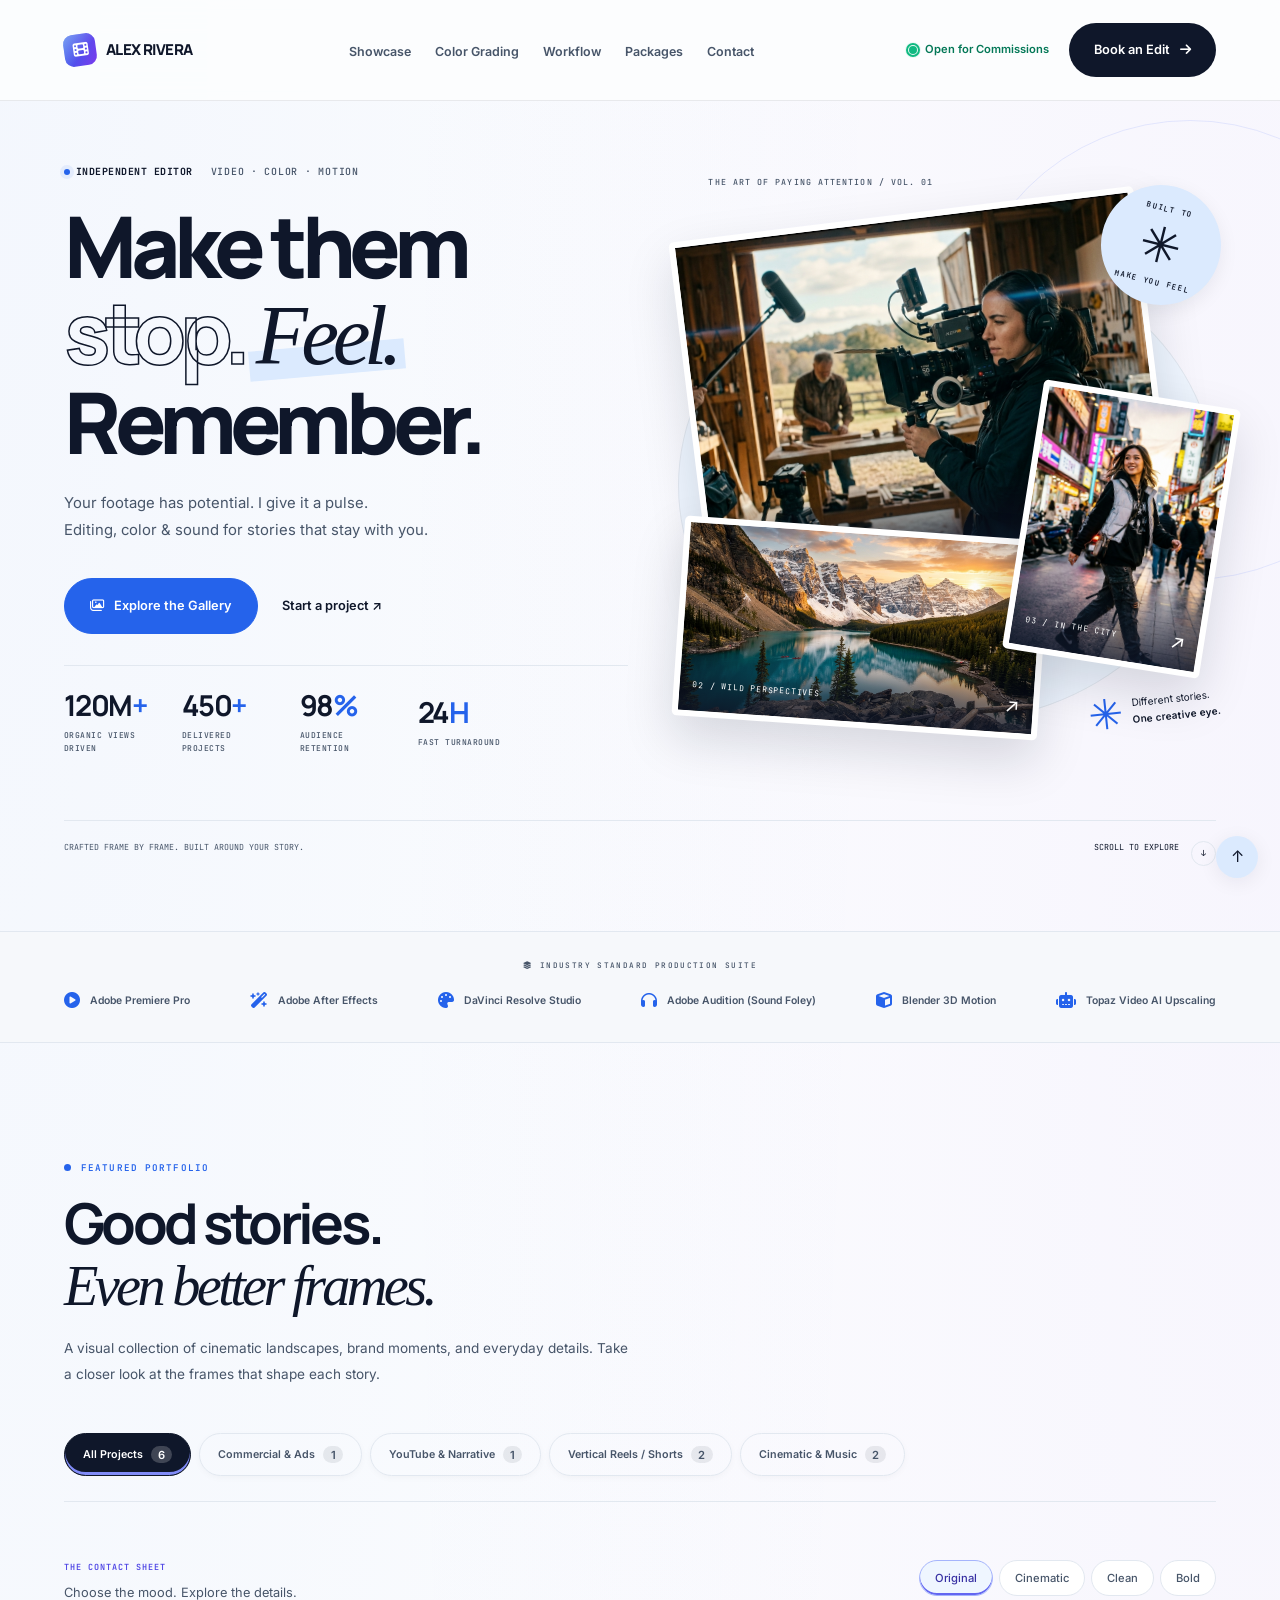
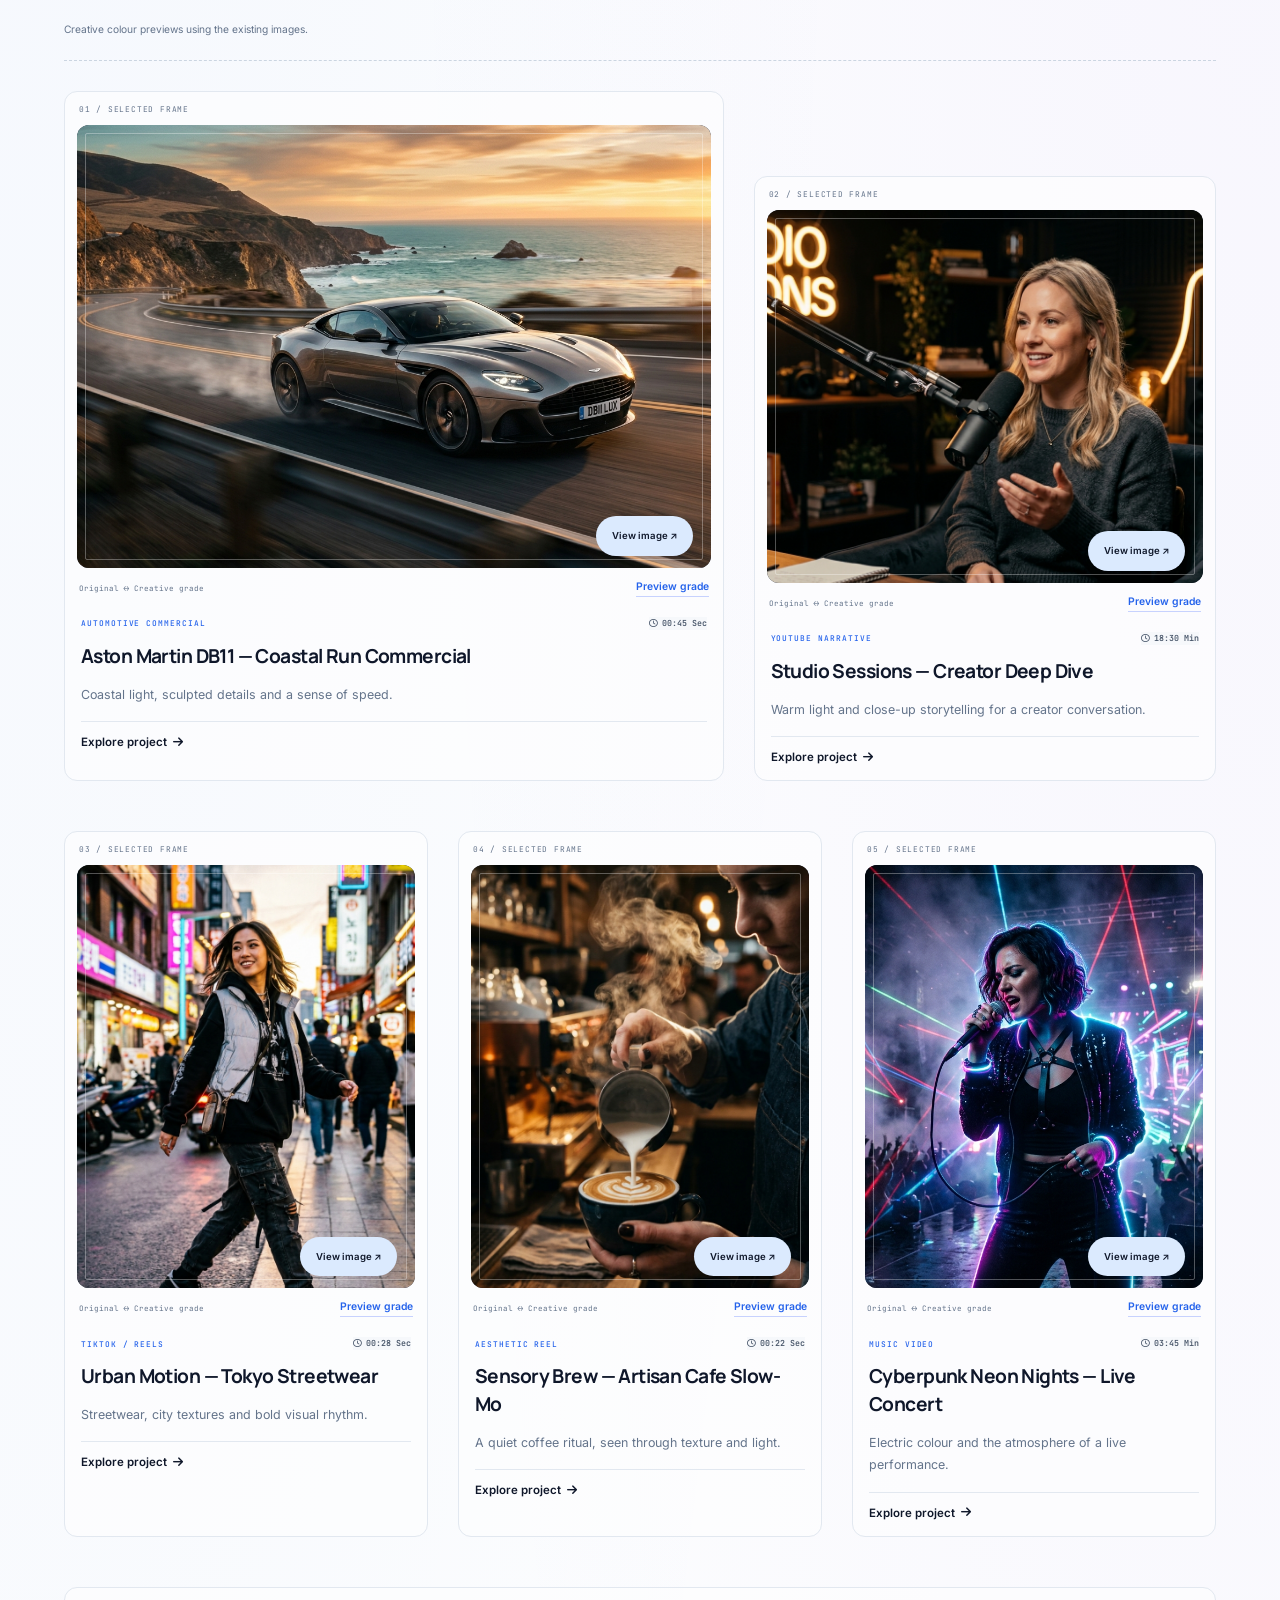
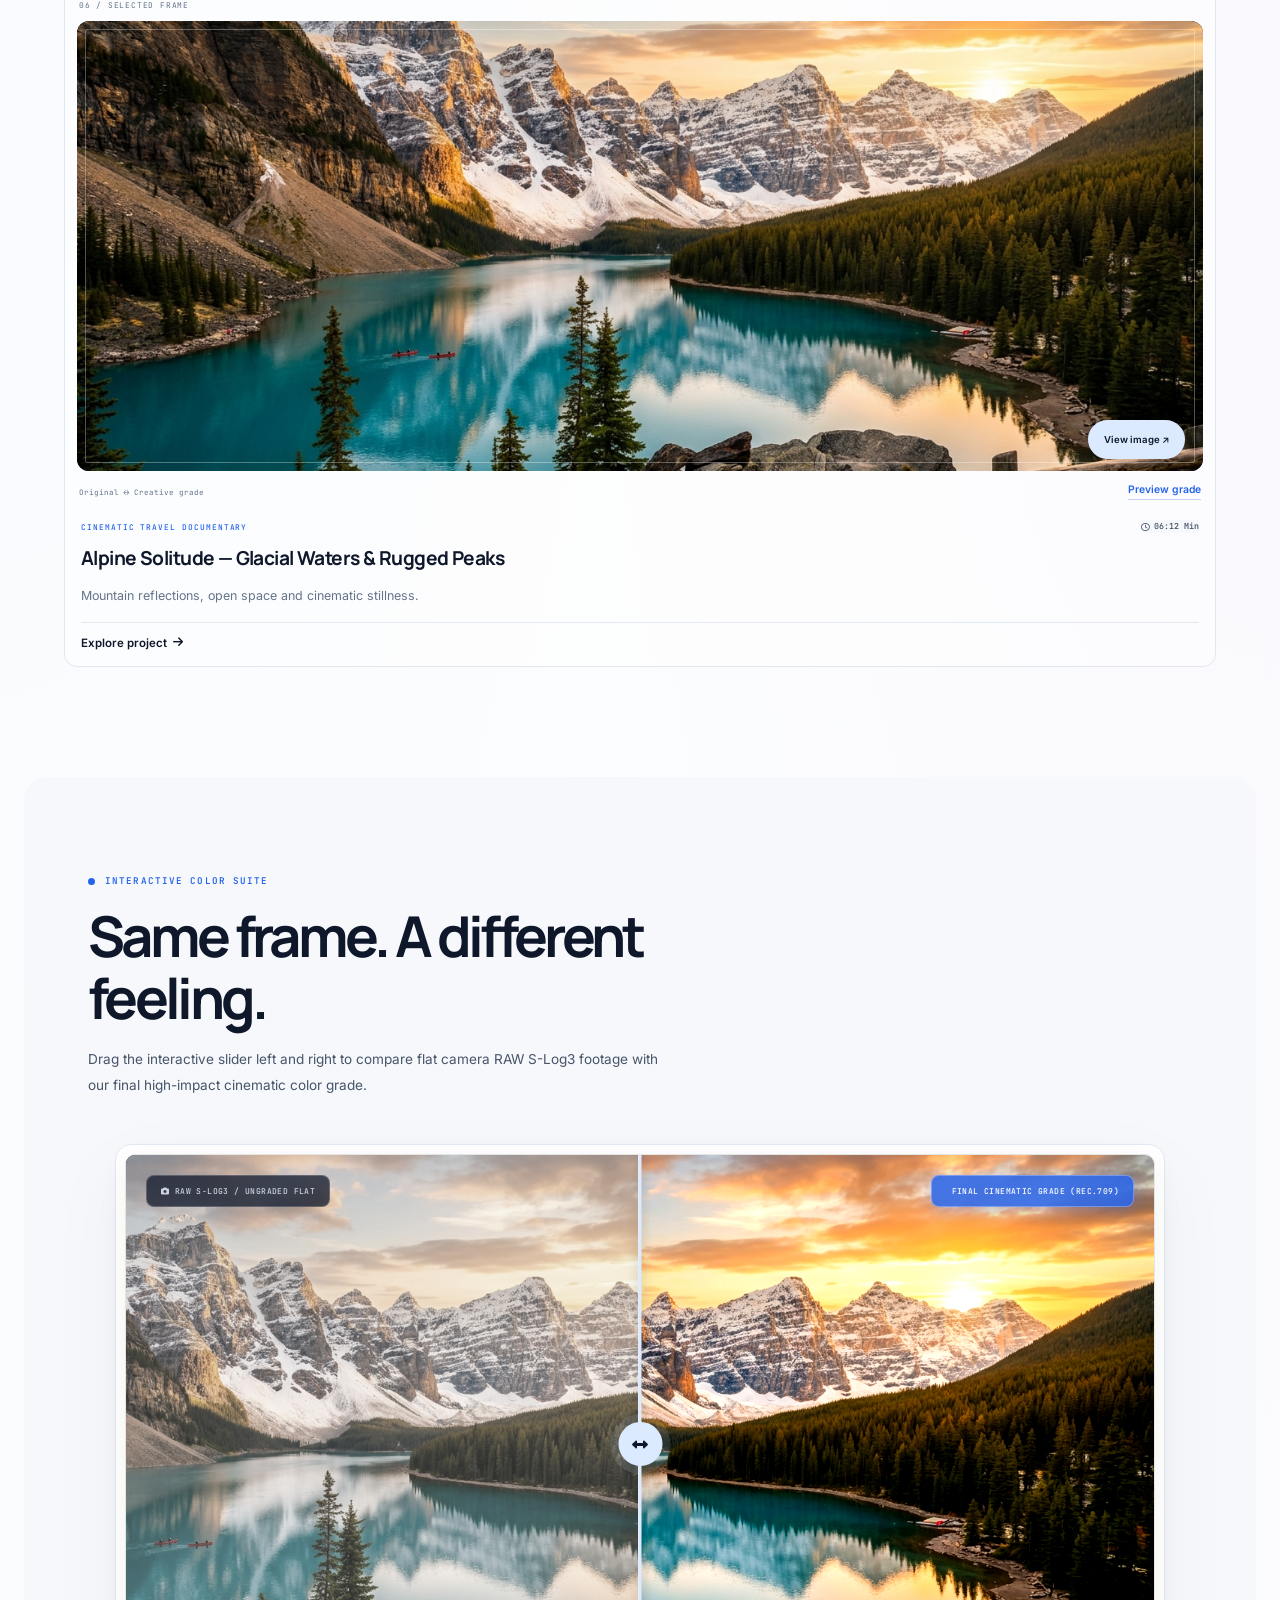
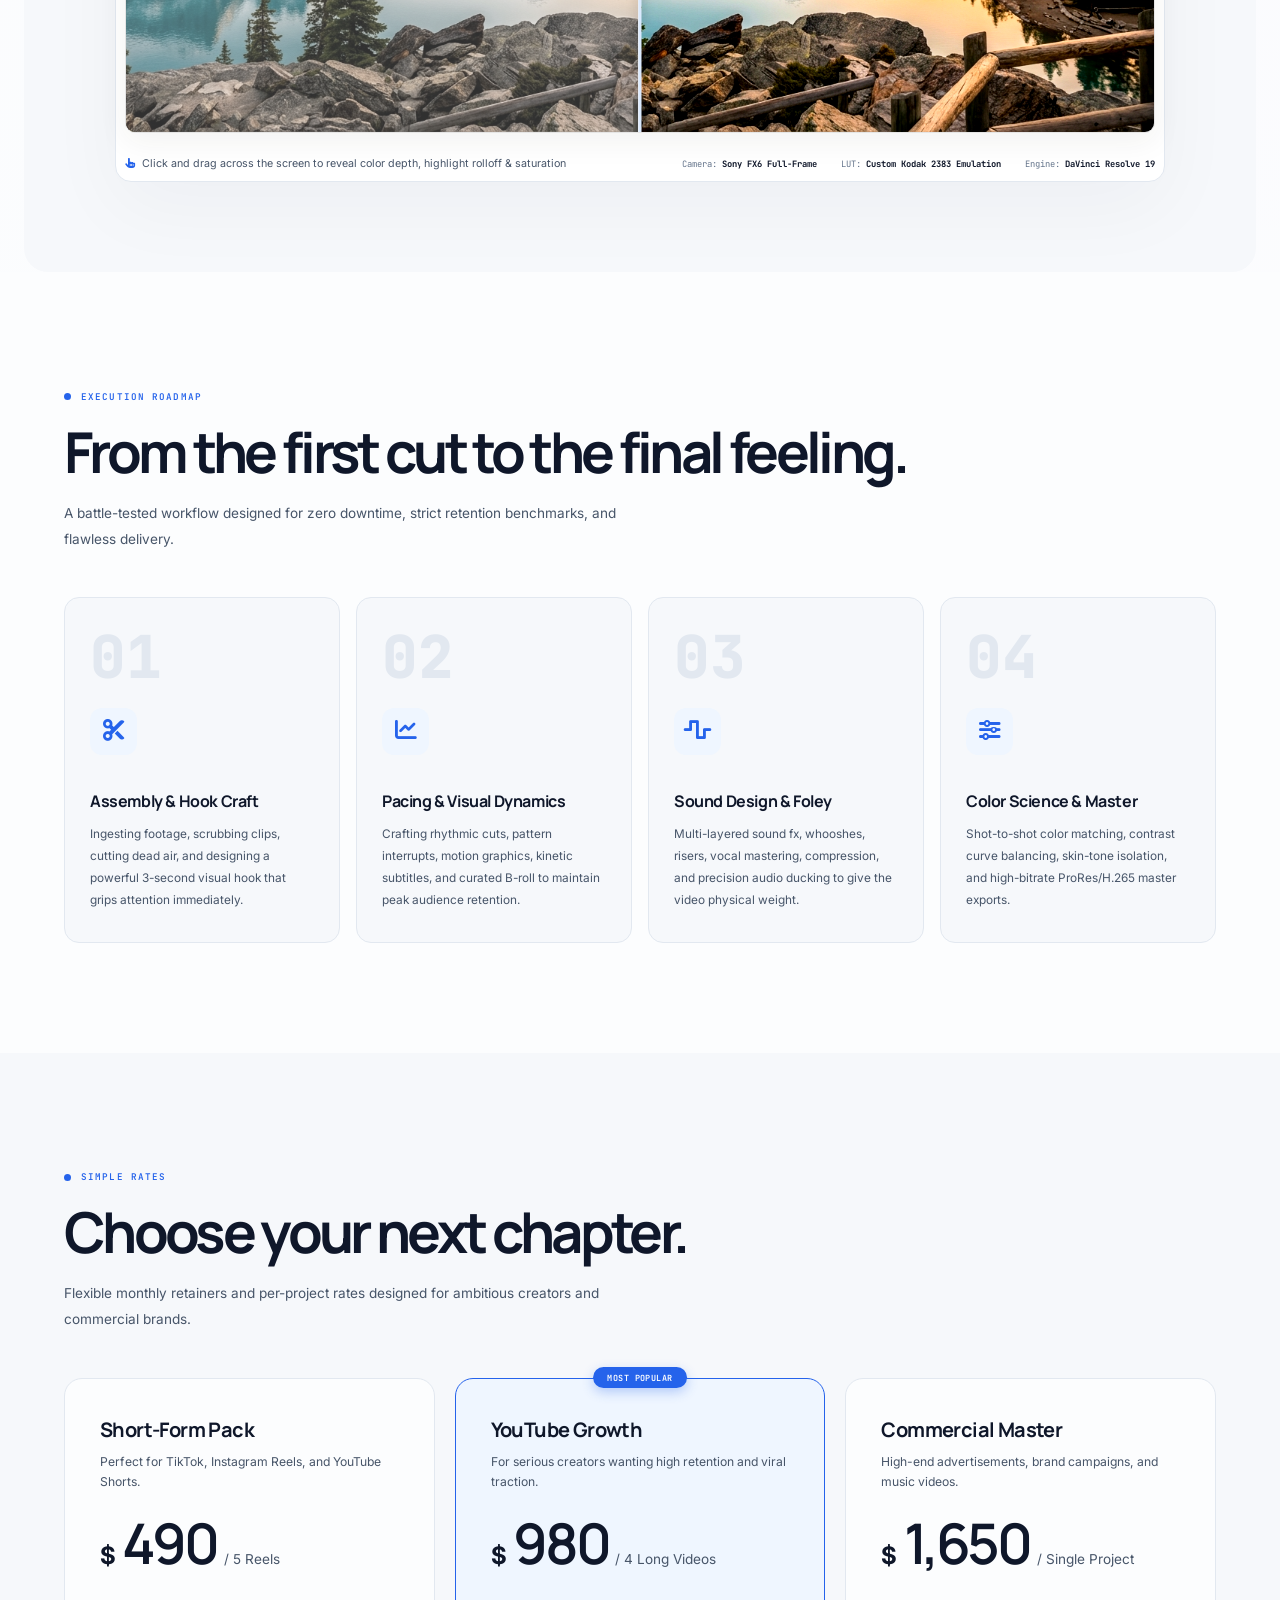
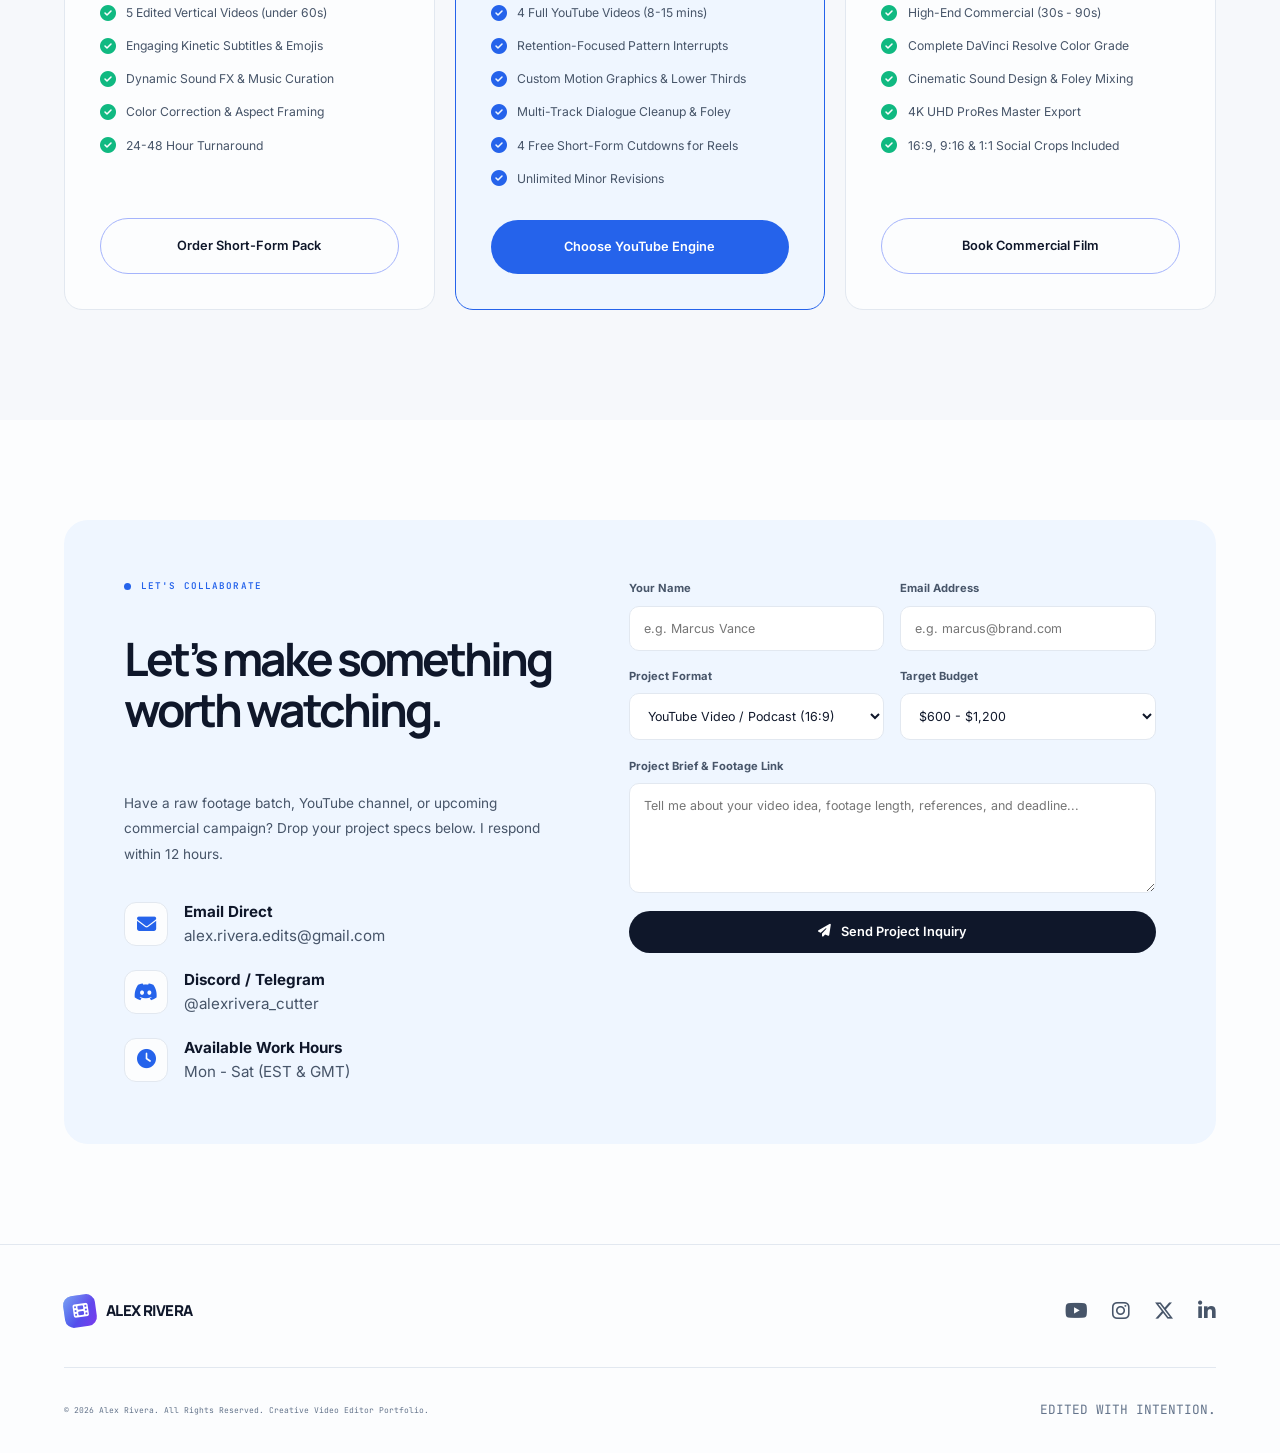
<file: index.html>
<!DOCTYPE html>
<html lang="en">
<head>
  <meta charset="UTF-8">
  <meta name="viewport" content="width=device-width, initial-scale=1.0">
  <title>Alex Rivera — Senior Video Editor & Post-Production Colorist</title>
  <meta name="description" content="Professional portfolio of Alex Rivera, Senior Video Editor specializing in commercial advertising, high-retention YouTube storytelling, and dynamic viral short-form reels.">

  <!-- Google Fonts: Plus Jakarta Sans, Outfit, JetBrains Mono -->
  <link rel="preconnect" href="https://fonts.googleapis.com">
  <link rel="preconnect" href="https://fonts.gstatic.com" crossorigin>
  <link href="https://fonts.googleapis.com/css2?family=Inter:wght@400;500;600;700&family=Manrope:wght@400;500;600;700;800&family=JetBrains+Mono:wght@400;500&display=swap" rel="stylesheet">

  <!-- Font Awesome Icons for crisp video player and UI controls -->
  <link rel="stylesheet" href="https://cdnjs.cloudflare.com/ajax/libs/font-awesome/6.5.1/css/all.min.css" integrity="sha512-DTOQO9RWCH3ppGqcWaEA1BIZOC6xxalwEsw9c2QQeAIftl+Vegovlnee1c9QX4TctnWMn13TZye+giMm8e2LwA==" crossorigin="anonymous" referrerpolicy="no-referrer" />

  <!-- Main Stylesheet -->
  <link rel="stylesheet" href="css/style.css">
  <link rel="stylesheet" href="css/creative.css">
  <link rel="stylesheet" href="css/art-direction.css">
  <link rel="stylesheet" href="css/creative-details.css">
</head>
<body>
  <a class="skip-link" href="#portfolio">Skip to selected work</a>
  <div class="reading-progress" aria-hidden="true"></div>

  <!-- =========================================================
       NAVIGATION BAR (Floating Glass Pill)
       ========================================================= -->
  <header class="navbar-wrapper">
    <nav class="navbar" id="main-nav">
      <a href="#hero" class="brand-logo">
        <div class="logo-icon">
          <i class="fa-solid fa-film"></i>
        </div>
        <span>ALEX RIVERA</span>
        <span class="logo-badge">VIDEO EDITOR</span>
      </a>

      <ul class="nav-links">
        <li><a href="#portfolio" class="nav-link">Showcase</a></li>
        <li><a href="#colorgrade" class="nav-link">Color Grading</a></li>
        <li><a href="#process" class="nav-link">Workflow</a></li>
        <li><a href="#pricing" class="nav-link">Packages</a></li>
        <li><a href="#contact" class="nav-link">Contact</a></li>
      </ul>

      <div class="nav-actions">
        <div class="btn-status-pill">
          <div class="status-dot-pulse"></div>
          <span>Open for Commissions</span>
        </div>
        <a href="#contact" class="btn-primary" id="nav-cta-btn">
          <span>Book an Edit</span>
          <i class="fa-solid fa-arrow-right"></i>
        </a>
        <button class="mobile-menu-btn" id="mobile-toggle" aria-label="Toggle navigation">
          <i class="fa-solid fa-bars"></i>
        </button>
      </div>
    </nav>
  </header>

  <main>
    <!-- =========================================================
         HERO SECTION
         ========================================================= -->
    <section class="hero-section" id="hero">
      <div class="container">
        <div class="hero-grid">
          
          <!-- Left Column: Copy & Value Proposition -->
          <div class="hero-content">
            <div class="hero-pill">
              <span class="rec-indicator">
                <span class="rec-dot"></span>
                <span>INDEPENDENT EDITOR</span>
              </span>
              <span>VIDEO · COLOR · MOTION</span>
            </div>

            <h1 class="hero-title">
              Make them<br><span class="hero-outline">stop.</span> <span class="highlight-gradient">Feel.</span><br>Remember.
            </h1>

            <p class="hero-subtitle">
              Your footage has potential. I give it a pulse.<br>Editing, color & sound for stories that stay with you.
            </p>

            <div class="hero-cta-group">
              <a class="btn-primary" href="#portfolio"><i class="fa-regular fa-images" aria-hidden="true"></i><span>Explore the Gallery</span></a>
              
              <a href="#contact" class="btn-secondary">
                <i class="fa-solid fa-film"></i>
                <span>Start a project ↗</span>
              </a>
            </div>

            <!-- Stats Bar -->
            <div class="hero-stats-row">
              <div class="stat-item">
                <div class="stat-number">120M<span>+</span></div>
                <div class="stat-label">Organic Views Driven</div>
              </div>
              <div class="stat-item">
                <div class="stat-number">450<span>+</span></div>
                <div class="stat-label">Delivered Projects</div>
              </div>
              <div class="stat-item">
                <div class="stat-number">98<span>%</span></div>
                <div class="stat-label">Audience Retention</div>
              </div>
              <div class="stat-item">
                <div class="stat-number">24<span>H</span></div>
                <div class="stat-label">Fast Turnaround</div>
              </div>
            </div>
          </div>

          <!-- Right Column: Interactive Video Player Mockup with Creative Watermark -->
          <div class="hero-visual image-composition">
  <span class="composition-label">THE ART OF PAYING ATTENTION / VOL. 01</span>
  <div class="creative-seal" aria-hidden="true"><span>BUILT TO</span><b>✳</b><span>MAKE YOU FEEL</span></div>
  <button class="image-tile image-tile-main open-image-btn" data-video="" data-image="assets/images/hero_showreel.jpg" data-title="Behind the frame" data-category="Visual storytelling" aria-label="View Behind the frame image">
    <img src="assets/images/hero_showreel.jpg" alt="Cinematographer capturing a scene on a film set" fetchpriority="high">
    <span class="image-caption"><span>01 / BEHIND THE FRAME</span><span aria-hidden="true">↗</span></span>
  </button>
  <button class="image-tile image-tile-landscape open-image-btn" data-video="" data-image="assets/images/travel_documentary.jpg" data-title="A different perspective" data-category="Cinematic landscapes" aria-label="View cinematic landscape image">
    <img src="assets/images/travel_documentary.jpg" alt="Alpine landscape with glacial water and mountain peaks">
    <span class="image-caption"><span>02 / WILD PERSPECTIVES</span><span aria-hidden="true">↗</span></span>
  </button>
  <button class="image-tile image-tile-portrait open-image-btn" data-video="" data-image="assets/images/vertical_reel_1.jpg" data-title="Life in motion" data-category="Streetwear & lifestyle" aria-label="View streetwear image">
    <img src="assets/images/vertical_reel_1.jpg" alt="Urban streetwear portrait">
    <span class="image-caption"><span>03 / IN THE CITY</span><span aria-hidden="true">↗</span></span>
  </button>
  <div class="composition-note"><span class="composition-spark" aria-hidden="true">✳</span><span>Different stories.<br><strong>One creative eye.</strong></span></div>
</div>

        </div>
      </div>
      <div class="container"><div class="hero-footnote"><span>CRAFTED FRAME BY FRAME. BUILT AROUND YOUR STORY.</span><a href="#portfolio">SCROLL TO EXPLORE <span>↓</span></a></div></div>
    </section>

    <!-- =========================================================
         TOOL STACK / SOFTWARE TICKER
         ========================================================= -->
    <section class="ticker-strip-section">
      <div class="container">
        <div class="ticker-label-title">
          <i class="fa-solid fa-layer-group me-1"></i> Industry Standard Production Suite
        </div>
        <div class="software-pill-row">
          <div class="software-pill">
            <span class="software-icon-badge" style="color: #9999ff;"><i class="fa-solid fa-circle-play"></i></span>
            <span>Adobe Premiere Pro</span>
          </div>
          <div class="software-pill">
            <span class="software-icon-badge" style="color: #cf9fff;"><i class="fa-solid fa-wand-magic-sparkles"></i></span>
            <span>Adobe After Effects</span>
          </div>
          <div class="software-pill">
            <span class="software-icon-badge" style="color: #f97316;"><i class="fa-solid fa-palette"></i></span>
            <span>DaVinci Resolve Studio</span>
          </div>
          <div class="software-pill">
            <span class="software-icon-badge" style="color: #06b6d4;"><i class="fa-solid fa-headphones"></i></span>
            <span>Adobe Audition (Sound Foley)</span>
          </div>
          <div class="software-pill">
            <span class="software-icon-badge" style="color: #10b981;"><i class="fa-solid fa-cube"></i></span>
            <span>Blender 3D Motion</span>
          </div>
          <div class="software-pill">
            <span class="software-icon-badge" style="color: #6366f1;"><i class="fa-solid fa-robot"></i></span>
            <span>Topaz Video AI Upscaling</span>
          </div>
        </div>
      </div>
    </section>

    <!-- =========================================================
         VIDEO PORTFOLIO SHOWCASE (With Watermarks & Badges)
         ========================================================= -->
    <section class="portfolio-section" id="portfolio">
      <div class="container">
        
        <div class="section-header">
          <span class="section-tag">
            <i class="fa-solid fa-clapperboard me-1"></i> Featured Portfolio
          </span>
          <h2 class="section-title">Good stories.<br><em>Even better frames.</em></h2>
          <p class="section-desc">
            A visual collection of cinematic landscapes, brand moments, and everyday details. Take a closer look at the frames that shape each story.
          </p>
        </div>

        <!-- Filter Categories -->
        <div class="filter-tabs-wrapper">
          <button class="filter-btn active" data-filter="all">
            <span>All Projects</span>
            <span class="filter-badge-count">6</span>
          </button>
          <button class="filter-btn" data-filter="commercial">
            <span>Commercial & Ads</span>
            <span class="filter-badge-count">1</span>
          </button>
          <button class="filter-btn" data-filter="youtube">
            <span>YouTube & Narrative</span>
            <span class="filter-badge-count">1</span>
          </button>
          <button class="filter-btn" data-filter="reels">
            <span>Vertical Reels / Shorts</span>
            <span class="filter-badge-count">2</span>
          </button>
          <button class="filter-btn" data-filter="cinematic">
            <span>Cinematic & Music</span>
            <span class="filter-badge-count">2</span>
          </button>
        </div>

        <!-- Projects Grid -->
        <div class="mood-toolbar" role="group" aria-label="Gallery image mood">
          <div><span class="detail-eyebrow">THE CONTACT SHEET</span><p>Choose the mood. Explore the details.</p></div>
          <div class="mood-options"><button type="button" data-gallery-mood="original" aria-pressed="true">Original</button><button type="button" data-gallery-mood="cinematic" aria-pressed="false">Cinematic</button><button type="button" data-gallery-mood="clean" aria-pressed="false">Clean</button><button type="button" data-gallery-mood="bold" aria-pressed="false">Bold</button></div>
          <span class="mood-help">Creative colour previews using the existing images.</span>
        </div>
        <div class="projects-grid" id="projects-grid">
          
          <!-- Project 1: Commercial (16:9) -->
          <article class="project-card card-span-7" data-category="commercial" data-video="">
            <div class="card-media-wrapper">
              
              <div class="project-image open-image-btn"
                data-title="Aston Martin DB11 — Horizon Ad Campaign"
                data-category="Commercial & Automotive Ad"
                data-image="assets/images/commercial_ad.jpg"
                data-time="00:45"
                data-resolution="4K 60FPS"
                data-software="Premiere Pro, DaVinci Resolve">
                
                <img src="assets/images/commercial_ad.jpg" alt="Commercial Video Edit" class="project-image-thumb">
                
                <span class="image-view-hint" aria-hidden="true">View image ↗</span>

              </div>
            </div>

            <div class="project-info-body">
              <div class="project-top-meta">
                <span class="project-category-tag">Automotive Commercial</span>
                <span class="project-duration-pill">
                  <i class="fa-regular fa-clock"></i> 00:45 Sec
                </span>
              </div>
              <h3 class="project-title">Aston Martin DB11 — Coastal Run Commercial</h3>
              <p class="project-desc">
                High-octane sound design featuring roaring exhaust foley, rapid match cuts synced to heavy percussion, and warm golden-hour color grading in DaVinci Resolve.
              </p>
              <div class="project-tags-list">
                <span class="edit-tag">Match Cuts</span>
                <span class="edit-tag">Custom Sound FX</span>
                <span class="edit-tag">Teal & Orange LUT</span>
                <span class="edit-tag">Speed Ramping</span>
              </div>
              <div class="project-footer-action">
                <button class="view-edit-link open-image-btn"
                  data-title="Aston Martin DB11 — Horizon Ad Campaign"
                  data-category="Commercial & Automotive Ad"
                  data-image="assets/images/commercial_ad.jpg"
                  data-time="00:45"
                  data-resolution="4K 60FPS"
                  data-software="Premiere Pro, DaVinci Resolve">
                  <span>View Project Image</span>
                  <i class="fa-solid fa-arrow-right"></i>
                </button>
                <span class="spec-badge">Target: <strong>Broadcast & Web</strong></span>
              </div>
            </div>
          </article>

          <!-- Project 2: YouTube Narrative (16:9) -->
          <article class="project-card card-span-5" data-category="youtube" data-video="">
            <div class="card-media-wrapper">
              
              <div class="project-image open-image-btn"
                data-title="Studio Sessions — Episodic Creator Interview"
                data-category="YouTube Episodic Narrative"
                data-image="assets/images/youtube_interview.jpg"
                data-time="18:30"
                data-resolution="1080p 60FPS"
                data-software="Premiere Pro, Audition">
                
                <img src="assets/images/youtube_interview.jpg" alt="YouTube Studio Interview Edit" class="project-image-thumb">
                
                <span class="image-view-hint" aria-hidden="true">View image ↗</span>

              </div>
            </div>

            <div class="project-info-body">
              <div class="project-top-meta">
                <span class="project-category-tag">YouTube Narrative</span>
                <span class="project-duration-pill">
                  <i class="fa-regular fa-clock"></i> 18:30 Min
                </span>
              </div>
              <h3 class="project-title">Studio Sessions — Creator Deep Dive</h3>
              <p class="project-desc">
                Multi-camera synchronization, dynamic punch-in zooms, contextual motion graphics, audio cleanup, and J/L cut pacing that kept average view duration at 67%.
              </p>
              <div class="project-tags-list">
                <span class="edit-tag">Multi-Cam Sync</span>
                <span class="edit-tag">Lower Thirds</span>
                <span class="edit-tag">J-Cuts</span>
                <span class="edit-tag">Audio Mastering</span>
              </div>
              <div class="project-footer-action">
                <button class="view-edit-link open-image-btn"
                  data-title="Studio Sessions — Episodic Creator Interview"
                  data-category="YouTube Episodic Narrative"
                  data-image="assets/images/youtube_interview.jpg"
                  data-time="18:30"
                  data-resolution="1080p 60FPS"
                  data-software="Premiere Pro, Audition">
                  <span>View Project Image</span>
                  <i class="fa-solid fa-arrow-right"></i>
                </button>
                <span class="spec-badge">Views: <strong>850K+</strong></span>
              </div>
            </div>
          </article>

          <!-- Project 3: Vertical Reel 1 (9:16) -->
          <article class="project-card card-vertical" data-category="reels" data-video="">
            <div class="card-media-wrapper">
              
              <div class="project-image aspect-vertical open-image-btn"
                data-title="Urban Motion — Street Style Fashion Reel"
                data-category="Instagram & TikTok Short-Form"
                data-image="assets/images/vertical_reel_1.jpg"
                data-time="00:28"
                data-resolution="9:16 1080x1920"
                data-software="After Effects, Premiere Pro">
                
                <img src="assets/images/vertical_reel_1.jpg" alt="Fashion Vertical Reel Edit" class="project-image-thumb">
                
                <span class="image-view-hint" aria-hidden="true">View image ↗</span>

              </div>
            </div>

            <div class="project-info-body">
              <div class="project-top-meta">
                <span class="project-category-tag">TikTok / Reels</span>
                <span class="project-duration-pill">
                  <i class="fa-regular fa-clock"></i> 00:28 Sec
                </span>
              </div>
              <h3 class="project-title">Urban Motion — Tokyo Streetwear</h3>
              <p class="project-desc">
                High-energy beat drops, speed ramping, flash whip pans, dynamic kinetic typography, and motion tracking.
              </p>
              <div class="project-tags-list">
                <span class="edit-tag">Beat Sync</span>
                <span class="edit-tag">Motion Tracking</span>
                <span class="edit-tag">Sound FX</span>
              </div>
              <div class="project-footer-action">
                <button class="view-edit-link open-image-btn"
                  data-title="Urban Motion — Street Style Fashion Reel"
                  data-category="Instagram & TikTok Short-Form"
                  data-image="assets/images/vertical_reel_1.jpg"
                  data-time="00:28"
                  data-resolution="9:16 1080x1920"
                  data-software="After Effects, Premiere Pro">
                  <span>View Project Image</span>
                  <i class="fa-solid fa-arrow-right"></i>
                </button>
              </div>
            </div>
          </article>

          <!-- Project 4: Vertical Reel 2 (9:16) -->
          <article class="project-card card-vertical" data-category="reels" data-video="">
            <div class="card-media-wrapper">
              
              <div class="project-image aspect-vertical open-image-btn"
                data-title="Sensory Brew — Specialty Coffee Macro Reel"
                data-category="Instagram & TikTok Short-Form"
                data-image="assets/images/vertical_reel_2.jpg"
                data-time="00:22"
                data-resolution="9:16 1080x1920"
                data-software="Premiere Pro, DaVinci Resolve">
                
                <img src="assets/images/vertical_reel_2.jpg" alt="Coffee Macro Vertical Reel Edit" class="project-image-thumb">
                
                <span class="image-view-hint" aria-hidden="true">View image ↗</span>

              </div>
            </div>

            <div class="project-info-body">
              <div class="project-top-meta">
                <span class="project-category-tag">Aesthetic Reel</span>
                <span class="project-duration-pill">
                  <i class="fa-regular fa-clock"></i> 00:22 Sec
                </span>
              </div>
              <h3 class="project-title">Sensory Brew — Artisan Cafe Slow-Mo</h3>
              <p class="project-desc">
                ASMR-grade audio foley of coffee beans, steamed milk hiss, and gentle ceramic touches matched with creamy filmic color tones.
              </p>
              <div class="project-tags-list">
                <span class="edit-tag">120FPS Slow Motion</span>
                <span class="edit-tag">ASMR Foley</span>
                <span class="edit-tag">Film Grain</span>
              </div>
              <div class="project-footer-action">
                <button class="view-edit-link open-image-btn"
                  data-title="Sensory Brew — Specialty Coffee Macro Reel"
                  data-category="Instagram & TikTok Short-Form"
                  data-image="assets/images/vertical_reel_2.jpg"
                  data-time="00:22"
                  data-resolution="9:16 1080x1920"
                  data-software="Premiere Pro, DaVinci Resolve">
                  <span>View Project Image</span>
                  <i class="fa-solid fa-arrow-right"></i>
                </button>
              </div>
            </div>
          </article>

          <!-- Project 5: Music Video & Stage (16:9) -->
          <article class="project-card card-span-4" data-category="cinematic" data-video="">
            <div class="card-media-wrapper">
              
              <div class="project-image open-image-btn"
                data-title="Cyberpunk Neon Nights — Official Music Video"
                data-category="Music Video & VFX"
                data-image="assets/images/music_video.jpg"
                data-time="03:45"
                data-resolution="4K 24FPS"
                data-software="Premiere Pro, After Effects">
                
                <img src="assets/images/music_video.jpg" alt="Concert Music Video Edit" class="project-image-thumb">
                
                <span class="image-view-hint" aria-hidden="true">View image ↗</span>

              </div>
            </div>

            <div class="project-info-body">
              <div class="project-top-meta">
                <span class="project-category-tag">Music Video</span>
                <span class="project-duration-pill">
                  <i class="fa-regular fa-clock"></i> 03:45 Min
                </span>
              </div>
              <h3 class="project-title">Cyberpunk Neon Nights — Live Concert</h3>
              <p class="project-desc">
                Laser flare overlays, rhythmic glitch cuts, optical flow speed changes, and vibrant chromatic aberrations.
              </p>
              <div class="project-tags-list">
                <span class="edit-tag">Glitch Effects</span>
                <span class="edit-tag">Rhythm Cut</span>
                <span class="edit-tag">Optical Flares</span>
              </div>
              <div class="project-footer-action">
                <button class="view-edit-link open-image-btn"
                  data-title="Cyberpunk Neon Nights — Official Music Video"
                  data-category="Music Video & VFX"
                  data-image="assets/images/music_video.jpg"
                  data-time="03:45"
                  data-resolution="4K 24FPS"
                  data-software="Premiere Pro, After Effects">
                  <span>View Project Image</span>
                  <i class="fa-solid fa-arrow-right"></i>
                </button>
              </div>
            </div>
          </article>

          <!-- Project 6: Nature / Travel Documentary (16:9) -->
          <article class="project-card card-span-12" data-category="cinematic" data-video="">
            <div class="card-media-wrapper">
              
              <div class="project-image open-image-btn"
                data-title="Alpine Solitude — 4K Cinematic Travel Documentary"
                data-category="Travel & Documentary Film"
                data-image="assets/images/travel_documentary.jpg"
                data-time="06:12"
                data-resolution="4K UHD 60FPS"
                data-software="DaVinci Resolve Studio">
                
                <img src="assets/images/travel_documentary.jpg" alt="Nature Travel Documentary Video Edit" class="project-image-thumb">
                
                <span class="image-view-hint" aria-hidden="true">View image ↗</span>

              </div>
            </div>

            <div class="project-info-body">
              <div class="project-top-meta">
                <span class="project-category-tag">Cinematic Travel Documentary</span>
                <span class="project-duration-pill">
                  <i class="fa-regular fa-clock"></i> 06:12 Min
                </span>
              </div>
              <h3 class="project-title">Alpine Solitude — Glacial Waters & Rugged Peaks</h3>
              <p class="project-desc">
                Drone stabilization, sky replacement, seamless whip transitions between mountain vistas, and high-dynamic-range color science in DaVinci Resolve Color Management (RCM).
              </p>
              <div class="project-tags-list">
                <span class="edit-tag">Drone Stabilization</span>
                <span class="edit-tag">HDR10 Grading</span>
                <span class="edit-tag">Sky Enhancement</span>
                <span class="edit-tag">Ambient Foley</span>
              </div>
              <div class="project-footer-action">
                <button class="view-edit-link open-image-btn"
                  data-title="Alpine Solitude — 4K Cinematic Travel Documentary"
                  data-category="Travel & Documentary Film"
                  data-image="assets/images/travel_documentary.jpg"
                  data-time="06:12"
                  data-resolution="4K UHD 60FPS"
                  data-software="DaVinci Resolve Studio">
                  <span>View Project Image</span>
                  <i class="fa-solid fa-arrow-right"></i>
                </button>
                <span class="spec-badge">Color Space: <strong>DaVinci Wide Gamut</strong></span>
              </div>
            </div>
          </article>

        </div>

      </div>
    </section>

    <!-- =========================================================
         INTERACTIVE BEFORE & AFTER COLOR GRADING SLIDER
         ========================================================= -->
    <section class="color-grade-section" id="colorgrade">
      <div class="container">
        
        <div class="section-header">
          <span class="section-tag">
            <i class="fa-solid fa-wand-magic-sparkles me-1"></i> Interactive Color Suite
          </span>
          <h2 class="section-title">Same frame. A different feeling.</h2>
          <p class="section-desc">
            Drag the interactive slider left and right to compare flat camera RAW S-Log3 footage with our final high-impact cinematic color grade.
          </p>
        </div>

        <div class="slider-showcase-box">
          <div class="comparison-wrapper" id="color-slider-container">
            
            <!-- Graded Layer (Right) -->
            <div class="comparison-image graded">
              <img src="assets/images/travel_documentary.jpg" alt="Graded Cinematic Video Frame">
              <div class="comparison-label label-graded">
                <i class="fa-solid fa-sparkles me-1"></i> FINAL CINEMATIC GRADE (REC.709)
              </div>
            </div>

            <!-- RAW Flat Layer (Left - clipped by slider) -->
            <div class="comparison-image raw" id="raw-layer">
              <img src="assets/images/travel_documentary.jpg" alt="RAW Flat S-Log Video Footage">
              <div class="comparison-label label-raw">
                <i class="fa-solid fa-camera me-1"></i> RAW S-LOG3 / UNGRADED FLAT
              </div>
            </div>

            <!-- Draggable divider handle -->
            <div class="slider-handle-bar" id="slider-handle">
              <div class="handle-circle-btn">
                <i class="fa-solid fa-left-right"></i>
              </div>
            </div>

          </div>

          <div class="slider-caption-row">
            <div class="slider-instruction">
              <i class="fa-solid fa-hand-pointer text-primary"></i>
              <span>Click and drag across the screen to reveal color depth, highlight rolloff & saturation</span>
            </div>

            <div class="lut-specs-row">
              <div class="spec-badge">Camera: <strong>Sony FX6 Full-Frame</strong></div>
              <div class="spec-badge">LUT: <strong>Custom Kodak 2383 Emulation</strong></div>
              <div class="spec-badge">Engine: <strong>DaVinci Resolve 19</strong></div>
            </div>
          </div>
        </div>

      </div>
    </section>

    <!-- =========================================================
         POST-PRODUCTION WORKFLOW & PIPELINE
         ========================================================= -->
    <section class="process-section" id="process">
      <div class="container">
        
        <div class="section-header">
          <span class="section-tag">
            <i class="fa-solid fa-diagram-project me-1"></i> Execution Roadmap
          </span>
          <h2 class="section-title">From the first cut to the final feeling.</h2>
          <p class="section-desc">
            A battle-tested workflow designed for zero downtime, strict retention benchmarks, and flawless delivery.
          </p>
        </div>

        <div class="process-grid">
          
          <div class="process-card">
            <div class="process-step-num">01</div>
            <div class="process-icon-box">
              <i class="fa-solid fa-scissors"></i>
            </div>
            <h3 class="process-title">Assembly & Hook Craft</h3>
            <p class="process-desc">
              Ingesting footage, scrubbing clips, cutting dead air, and designing a powerful 3-second visual hook that grips attention immediately.
            </p>
          </div>

          <div class="process-card">
            <div class="process-step-num">02</div>
            <div class="process-icon-box">
              <i class="fa-solid fa-chart-line"></i>
            </div>
            <h3 class="process-title">Pacing & Visual Dynamics</h3>
            <p class="process-desc">
              Crafting rhythmic cuts, pattern interrupts, motion graphics, kinetic subtitles, and curated B-roll to maintain peak audience retention.
            </p>
          </div>

          <div class="process-card">
            <div class="process-step-num">03</div>
            <div class="process-icon-box">
              <i class="fa-solid fa-wave-square"></i>
            </div>
            <h3 class="process-title">Sound Design & Foley</h3>
            <p class="process-desc">
              Multi-layered sound fx, whooshes, risers, vocal mastering, compression, and precision audio ducking to give the video physical weight.
            </p>
          </div>

          <div class="process-card">
            <div class="process-step-num">04</div>
            <div class="process-icon-box">
              <i class="fa-solid fa-sliders"></i>
            </div>
            <h3 class="process-title">Color Science & Master</h3>
            <p class="process-desc">
              Shot-to-shot color matching, contrast curve balancing, skin-tone isolation, and high-bitrate ProRes/H.265 master exports.
            </p>
          </div>

        </div>

      </div>
    </section>

    <!-- =========================================================
         PRICING & TURNAROUND PACKAGES
         ========================================================= -->
    <section class="pricing-section" id="pricing">
      <div class="container">
        
        <div class="section-header">
          <span class="section-tag">
            <i class="fa-solid fa-tag me-1"></i> Simple Rates
          </span>
          <h2 class="section-title">Choose your next chapter.</h2>
          <p class="section-desc">
            Flexible monthly retainers and per-project rates designed for ambitious creators and commercial brands.
          </p>
        </div>

        <div class="pricing-grid">
          
          <!-- Package 1: Short Form -->
          <div class="pricing-card">
            <h3 class="plan-name">Short-Form Pack</h3>
            <p class="plan-desc">Perfect for TikTok, Instagram Reels, and YouTube Shorts.</p>
            <div class="plan-price-row">
              <span class="plan-currency">$</span>
              <span class="plan-price">490</span>
              <span class="plan-period">/ 5 Reels</span>
            </div>
            <ul class="plan-features-list">
              <li class="feature-item"><i class="fa-solid fa-circle-check check-icon"></i> 5 Edited Vertical Videos (under 60s)</li>
              <li class="feature-item"><i class="fa-solid fa-circle-check check-icon"></i> Engaging Kinetic Subtitles & Emojis</li>
              <li class="feature-item"><i class="fa-solid fa-circle-check check-icon"></i> Dynamic Sound FX & Music Curation</li>
              <li class="feature-item"><i class="fa-solid fa-circle-check check-icon"></i> Color Correction & Aspect Framing</li>
              <li class="feature-item"><i class="fa-solid fa-circle-check check-icon"></i> 24-48 Hour Turnaround</li>
            </ul>
            <a href="#contact" class="btn-secondary" style="width: 100%; text-align: center;">Order Short-Form Pack</a>
          </div>

          <!-- Package 2: YouTube Growth (Featured) -->
          <div class="pricing-card featured">
            <div class="popular-badge">MOST POPULAR</div>
            <h3 class="plan-name">YouTube Growth</h3>
            <p class="plan-desc">For serious creators wanting high retention and viral traction.</p>
            <div class="plan-price-row">
              <span class="plan-currency">$</span>
              <span class="plan-price">980</span>
              <span class="plan-period">/ 4 Long Videos</span>
            </div>
            <ul class="plan-features-list">
              <li class="feature-item"><i class="fa-solid fa-circle-check check-icon"></i> 4 Full YouTube Videos (8-15 mins)</li>
              <li class="feature-item"><i class="fa-solid fa-circle-check check-icon"></i> Retention-Focused Pattern Interrupts</li>
              <li class="feature-item"><i class="fa-solid fa-circle-check check-icon"></i> Custom Motion Graphics & Lower Thirds</li>
              <li class="feature-item"><i class="fa-solid fa-circle-check check-icon"></i> Multi-Track Dialogue Cleanup & Foley</li>
              <li class="feature-item"><i class="fa-solid fa-circle-check check-icon"></i> 4 Free Short-Form Cutdowns for Reels</li>
              <li class="feature-item"><i class="fa-solid fa-circle-check check-icon"></i> Unlimited Minor Revisions</li>
            </ul>
            <a href="#contact" class="btn-primary" style="width: 100%; text-align: center;">Choose YouTube Engine</a>
          </div>

          <!-- Package 3: Commercial Master -->
          <div class="pricing-card">
            <h3 class="plan-name">Commercial Master</h3>
            <p class="plan-desc">High-end advertisements, brand campaigns, and music videos.</p>
            <div class="plan-price-row">
              <span class="plan-currency">$</span>
              <span class="plan-price">1,650</span>
              <span class="plan-period">/ Single Project</span>
            </div>
            <ul class="plan-features-list">
              <li class="feature-item"><i class="fa-solid fa-circle-check check-icon"></i> High-End Commercial (30s - 90s)</li>
              <li class="feature-item"><i class="fa-solid fa-circle-check check-icon"></i> Complete DaVinci Resolve Color Grade</li>
              <li class="feature-item"><i class="fa-solid fa-circle-check check-icon"></i> Cinematic Sound Design & Foley Mixing</li>
              <li class="feature-item"><i class="fa-solid fa-circle-check check-icon"></i> 4K UHD ProRes Master Export</li>
              <li class="feature-item"><i class="fa-solid fa-circle-check check-icon"></i> 16:9, 9:16 & 1:1 Social Crops Included</li>
            </ul>
            <a href="#contact" class="btn-secondary" style="width: 100%; text-align: center;">Book Commercial Film</a>
          </div>

        </div>

      </div>
    </section>

    <!-- =========================================================
         CONTACT & PROJECT INQUIRY FORM
         ========================================================= -->
    <section class="contact-section" id="contact">
      <div class="container">
        
        <div class="contact-card-box">
          
          <div class="contact-info-col">
            <span class="section-tag" style="align-self: flex-start;">
              <i class="fa-solid fa-envelope me-1"></i> Let's Collaborate
            </span>
            <h2 class="section-title" style="font-size: 2.2rem;">Let’s make something worth watching.</h2>
            <p class="section-desc">
              Have a raw footage batch, YouTube channel, or upcoming commercial campaign? Drop your project specs below. I respond within 12 hours.
            </p>

            <div class="contact-channel-list">
              <div class="channel-item">
                <div class="channel-icon">
                  <i class="fa-solid fa-envelope"></i>
                </div>
                <div>
                  <div style="font-weight: 700; color: var(--text-primary);">Email Direct</div>
                  <div>alex.rivera.edits@gmail.com</div>
                </div>
              </div>

              <div class="channel-item">
                <div class="channel-icon">
                  <i class="fa-brands fa-discord"></i>
                </div>
                <div>
                  <div style="font-weight: 700; color: var(--text-primary);">Discord / Telegram</div>
                  <div>@alexrivera_cutter</div>
                </div>
              </div>

              <div class="channel-item">
                <div class="channel-icon">
                  <i class="fa-solid fa-clock"></i>
                </div>
                <div>
                  <div style="font-weight: 700; color: var(--text-primary);">Available Work Hours</div>
                  <div>Mon - Sat (EST & GMT)</div>
                </div>
              </div>
            </div>
          </div>

          <!-- Inquiry Form -->
          <form class="contact-form" id="inquiry-form">
            <div class="form-group-row">
              <div class="form-group">
                <label class="form-label" for="client-name">Your Name</label>
                <input type="text" id="client-name" class="form-input" placeholder="e.g. Marcus Vance" required>
              </div>
              <div class="form-group">
                <label class="form-label" for="client-email">Email Address</label>
                <input type="email" id="client-email" class="form-input" placeholder="e.g. marcus@brand.com" required>
              </div>
            </div>

            <div class="form-group-row">
              <div class="form-group">
                <label class="form-label" for="project-type">Project Format</label>
                <select id="project-type" class="form-select">
                  <option value="reels">Short-Form Reels / TikToks (9:16)</option>
                  <option value="youtube" selected>YouTube Video / Podcast (16:9)</option>
                  <option value="commercial">Commercial Ad / Brand Film</option>
                  <option value="music">Music Video / Creative Project</option>
                  <option value="color">Color Grading Only</option>
                </select>
              </div>

              <div class="form-group">
                <label class="form-label" for="project-budget">Target Budget</label>
                <select id="project-budget" class="form-select">
                  <option value="300-600">$300 - $600</option>
                  <option value="600-1200" selected>$600 - $1,200</option>
                  <option value="1200-2500">$1,200 - $2,500</option>
                  <option value="custom">$2,500+ (Retainer / Campaign)</option>
                </select>
              </div>
            </div>

            <div class="form-group">
              <label class="form-label" for="project-details">Project Brief & Footage Link</label>
              <textarea id="project-details" class="form-textarea" placeholder="Tell me about your video idea, footage length, references, and deadline..." required></textarea>
            </div>

            <button type="submit" class="btn-primary" style="width: 100%; padding: 0.85rem;">
              <i class="fa-solid fa-paper-plane"></i>
              <span>Send Project Inquiry</span>
            </button>
          </form>

        </div>

      </div>
    </section>
  </main>

  <!-- =========================================================
       FOOTER
       ========================================================= -->
  <footer class="footer-section">
    <div class="container">
      <div class="footer-top-row">
        <a href="#hero" class="brand-logo">
          <div class="logo-icon">
            <i class="fa-solid fa-film"></i>
          </div>
          <span>ALEX RIVERA</span>
          <span class="logo-badge">PORTFOLIO</span>
        </a>

        <div style="display: flex; gap: 1.5rem; color: var(--text-secondary); font-size: 1.25rem;">
          <a href="#" aria-label="YouTube" style="transition: color 0.2s;"><i class="fa-brands fa-youtube"></i></a>
          <a href="#" aria-label="Instagram" style="transition: color 0.2s;"><i class="fa-brands fa-instagram"></i></a>
          <a href="#" aria-label="Twitter / X" style="transition: color 0.2s;"><i class="fa-brands fa-x-twitter"></i></a>
          <a href="#" aria-label="LinkedIn" style="transition: color 0.2s;"><i class="fa-brands fa-linkedin-in"></i></a>
        </div>
      </div>

      <div class="footer-copyright-row">
        <div>© 2026 Alex Rivera. All Rights Reserved. Creative Video Editor Portfolio.</div>
        <div>
          <span style="font-family: var(--font-mono); font-size: 0.8rem; color: var(--text-muted);">
            EDITED WITH INTENTION.
          </span>
        </div>
      </div>
    </div>
  </footer>

  <!-- =========================================================
       PROJECT IMAGE LIGHTBOX
       ========================================================= -->
  <div class="image-lightbox" id="image-lightbox" role="dialog" aria-modal="true" aria-labelledby="image-lightbox-title" hidden>
  <div class="image-lightbox-window">
    <div class="image-lightbox-header"><div><p id="image-lightbox-category"></p><h2 id="image-lightbox-title"></h2></div><button type="button" id="image-lightbox-close" aria-label="Close image preview">×</button></div>
    <img id="image-lightbox-photo" alt="">
    <div class="lightbox-moods" id="lightbox-moods" role="group" aria-label="Project image mood" hidden><span class="detail-eyebrow">CHOOSE THE MOOD</span><div class="mood-options"><button type="button" data-project-mood="original" aria-pressed="true">Original</button><button type="button" data-project-mood="cinematic" aria-pressed="false">Cinematic</button><button type="button" data-project-mood="clean" aria-pressed="false">Clean</button><button type="button" data-project-mood="bold" aria-pressed="false">Bold</button></div><span id="mood-readout" role="status">Original image</span></div>
    <section class="project-moodboard" id="project-moodboard" aria-label="Project moodboard" hidden>
      <div class="moodboard-top"><span class="detail-eyebrow">THE MOODBOARD</span><span>01 / COMPOSITION · 02 / TEXTURE · 03 / PALETTE</span></div>
      <div class="moodboard-grid"><figure><div class="detail-crop crop-composition"><img id="moodboard-composition" alt="" loading="lazy"></div><figcaption>01 / COMPOSITION STUDY</figcaption></figure><figure><div class="detail-crop crop-texture"><img id="moodboard-texture" alt="" loading="lazy"></div><figcaption>02 / DETAIL STUDY</figcaption></figure><div class="palette-study"><span class="detail-eyebrow">COLOUR DIRECTION</span><div id="project-palette" class="project-palette" role="list" aria-label="Curated project colour palette"></div><p>A curated palette inspired by this frame.</p></div></div>
      <div class="moodboard-note"><span class="detail-eyebrow">EDITOR’S NOTE / WHY THIS FRAME?</span><p id="moodboard-note"></p></div>
    </section>
    <video id="project-video" controls playsinline preload="none" tabindex="0" aria-label="Project video" hidden></video>
    <p class="media-status" id="media-status" role="status" hidden></p>
    <div class="project-story" id="project-story" hidden>
      <div><span class="story-eyebrow">BEHIND THE FRAME</span><p id="project-story-description"></p></div>
      <div><span class="story-eyebrow">CREATIVE TOOLKIT</span><div class="project-story-tags" id="project-story-tags"></div><p class="project-story-software" id="project-story-software"></p></div>
    </div>
    <div class="image-lightbox-footer"><span>THE DETAILS MAKE THE DIFFERENCE.</span><a id="image-original-link" target="_blank" rel="noopener">Open full image ↗</a></div>
  </div>
</div>

  <!-- Toast Notification -->
  <div class="toast-notice" id="toast-notice">
    <i class="fa-solid fa-circle-check" style="color: #10b981;"></i>
    <span id="toast-text">Action successful!</span>
  </div>

  <a class="back-to-top" href="#hero" aria-label="Back to top">↑</a>
  <!-- Main JavaScript File -->
  <script src="js/main.js"></script>
  <script src="js/creative-details.js"></script>
</body>
</html>
</file>
<file: css/style.css>
/* ===================================================================
   STUDIO CUTS - PROFESSIONAL VIDEO EDITOR PORTFOLIO
   Design System: Modern Light Editorial Theme
   Typography: Plus Jakarta Sans, Outfit, JetBrains Mono
   =================================================================== */

:root {
  /* Color Palette - Premium Light Theme */
  --bg-primary: #fcfdfe;
  --bg-secondary: #f6f8fb;
  --bg-tertiary: #edf2f7;
  --card-bg: rgba(255, 255, 255, 0.92);
  --card-glass: rgba(255, 255, 255, 0.75);
  
  --text-primary: #0f172a;     /* Deep Slate */
  --text-secondary: #475569;   /* Slate Gray */
  --text-muted: #94a3b8;       /* Subtle Gray */
  
  --accent-primary: #2563eb;   /* Electric Royal Blue */
  --accent-secondary: #4f46e5; /* Indigo */
  --accent-glow: rgba(37, 99, 235, 0.15);
  --accent-gradient: linear-gradient(135deg, #2563eb 0%, #7c3aed 100%);
  --accent-warm: #f59e0b;      /* Gold/Amber */
  --accent-danger: #ef4444;    /* Live REC Red */
  
  --border-light: rgba(226, 232, 240, 0.8);
  --border-glass: rgba(255, 255, 255, 0.6);
  --border-hover: rgba(37, 99, 235, 0.35);

  --shadow-sm: 0 2px 8px -2px rgba(15, 23, 42, 0.05);
  --shadow-md: 0 10px 25px -5px rgba(15, 23, 42, 0.06), 0 4px 10px -3px rgba(15, 23, 42, 0.03);
  --shadow-lg: 0 20px 40px -12px rgba(15, 23, 42, 0.09), 0 8px 16px -6px rgba(15, 23, 42, 0.04);
  --shadow-xl: 0 30px 60px -15px rgba(15, 23, 42, 0.12);

  --font-display: 'Outfit', -apple-system, BlinkMacSystemFont, 'Segoe UI', sans-serif;
  --font-body: 'Plus Jakarta Sans', -apple-system, BlinkMacSystemFont, 'Segoe UI', sans-serif;
  --font-mono: 'JetBrains Mono', 'Space Mono', monospace;

  --radius-sm: 8px;
  --radius-md: 14px;
  --radius-lg: 20px;
  --radius-xl: 28px;
  --radius-full: 9999px;

  --transition-fast: 0.18s cubic-bezier(0.16, 1, 0.3, 1);
  --transition-smooth: 0.35s cubic-bezier(0.16, 1, 0.3, 1);
  --transition-bounce: 0.5s cubic-bezier(0.34, 1.56, 0.64, 1);
}

/* Base Reset & Smoothness */
*, *::before, *::after {
  box-sizing: border-box;
  margin: 0;
  padding: 0;
}

html {
  scroll-behavior: smooth;
  font-size: 16px;
  -webkit-font-smoothing: antialiased;
  -moz-osx-font-smoothing: grayscale;
}

body {
  font-family: var(--font-body);
  background-color: var(--bg-primary);
  color: var(--text-primary);
  line-height: 1.6;
  overflow-x: hidden;
  position: relative;
  background-image: 
    radial-gradient(at 0% 0%, rgba(37, 99, 235, 0.04) 0px, transparent 50%),
    radial-gradient(at 100% 10%, rgba(124, 58, 237, 0.04) 0px, transparent 50%),
    radial-gradient(at 50% 50%, rgba(245, 158, 11, 0.02) 0px, transparent 50%);
  background-attachment: fixed;
}

/* Background grid watermark effect */
body::before {
  content: '';
  position: fixed;
  inset: 0;
  background-size: 40px 40px;
  background-image: 
    linear-gradient(to right, rgba(226, 232, 240, 0.35) 1px, transparent 1px),
    linear-gradient(to bottom, rgba(226, 232, 240, 0.35) 1px, transparent 1px);
  pointer-events: none;
  z-index: -1;
  mask-image: radial-gradient(ellipse at center, black 40%, transparent 80%);
}

a {
  color: inherit;
  text-decoration: none;
}

button {
  font-family: inherit;
  cursor: pointer;
  border: none;
  background: none;
}

img {
  max-width: 100%;
  height: auto;
  display: block;
}

.container {
  max-width: 1240px;
  margin: 0 auto;
  padding: 0 1.5rem;
}

/* -------------------------------------------------------------
   NAVBAR (Floating Frosted Glass Header)
   ------------------------------------------------------------- */
.navbar-wrapper {
  position: fixed;
  top: 1.25rem;
  left: 0;
  right: 0;
  z-index: 100;
  padding: 0 1.25rem;
  display: flex;
  justify-content: center;
}

.navbar {
  width: 100%;
  max-width: 1100px;
  background: var(--card-glass);
  backdrop-filter: blur(16px);
  -webkit-backdrop-filter: blur(16px);
  border: 1px solid var(--border-light);
  box-shadow: var(--shadow-md);
  border-radius: var(--radius-full);
  padding: 0.65rem 1.4rem;
  display: flex;
  align-items: center;
  justify-content: space-between;
  transition: all var(--transition-smooth);
}

.brand-logo {
  display: flex;
  align-items: center;
  gap: 0.6rem;
  font-family: var(--font-display);
  font-size: 1.15rem;
  font-weight: 800;
  letter-spacing: -0.02em;
  color: var(--text-primary);
  white-space: nowrap;
  flex-shrink: 0;
}

.logo-icon {
  width: 34px;
  height: 34px;
  background: var(--accent-gradient);
  border-radius: 9px;
  display: grid;
  place-items: center;
  color: #fff;
  box-shadow: 0 4px 12px rgba(37, 99, 235, 0.35);
  position: relative;
  overflow: hidden;
  font-size: 0.95rem;
}

.logo-icon::after {
  content: '';
  position: absolute;
  inset: 0;
  background: linear-gradient(135deg, rgba(255,255,255,0.4) 0%, transparent 60%);
}

.logo-badge {
  font-family: var(--font-mono);
  font-size: 0.65rem;
  font-weight: 700;
  padding: 0.18rem 0.55rem;
  border-radius: var(--radius-full);
  background: rgba(37, 99, 235, 0.08);
  color: var(--accent-primary);
  border: 1px solid rgba(37, 99, 235, 0.2);
  letter-spacing: 0.05em;
  text-transform: uppercase;
  margin-left: 0.2rem;
}

.nav-links {
  display: flex;
  align-items: center;
  gap: 1.4rem;
  list-style: none;
  margin: 0 1rem;
}

.nav-link {
  font-size: 0.92rem;
  font-weight: 600;
  color: var(--text-secondary);
  transition: color var(--transition-fast);
  position: relative;
  padding: 0.3rem 0;
}

.nav-link:hover, .nav-link.active {
  color: var(--accent-primary);
}

.nav-link::after {
  content: '';
  position: absolute;
  bottom: 0;
  left: 0;
  width: 0;
  height: 2px;
  background: var(--accent-primary);
  border-radius: 2px;
  transition: width var(--transition-smooth);
}

.nav-link:hover::after, .nav-link.active::after {
  width: 100%;
}

.nav-actions {
  display: flex;
  align-items: center;
  gap: 1rem;
}

.btn-status-pill {
  display: inline-flex;
  align-items: center;
  gap: 0.5rem;
  font-size: 0.8rem;
  font-weight: 600;
  color: #047857;
  background: #ecfdf5;
  border: 1px solid #a7f3d0;
  padding: 0.35rem 0.85rem;
  border-radius: var(--radius-full);
}

.status-dot-pulse {
  width: 8px;
  height: 8px;
  border-radius: 50%;
  background: #10b981;
  position: relative;
}

.status-dot-pulse::after {
  content: '';
  position: absolute;
  inset: -3px;
  border-radius: 50%;
  border: 2px solid #10b981;
  animation: pulse-ring 2s infinite ease-out;
}

@keyframes pulse-ring {
  0% { transform: scale(0.8); opacity: 1; }
  100% { transform: scale(2.2); opacity: 0; }
}

.btn-primary {
  display: inline-flex;
  align-items: center;
  justify-content: center;
  gap: 0.6rem;
  background: var(--text-primary);
  color: #fff;
  font-size: 0.9rem;
  font-weight: 600;
  padding: 0.65rem 1.4rem;
  border-radius: var(--radius-full);
  box-shadow: 0 4px 14px rgba(15, 23, 42, 0.15);
  transition: all var(--transition-smooth);
  cursor: pointer;
}

.btn-primary:hover {
  background: var(--accent-primary);
  transform: translateY(-2px);
  box-shadow: 0 8px 20px rgba(37, 99, 235, 0.28);
}

.btn-secondary {
  display: inline-flex;
  align-items: center;
  justify-content: center;
  gap: 0.6rem;
  background: #fff;
  color: var(--text-primary);
  border: 1px solid var(--border-light);
  font-size: 0.9rem;
  font-weight: 600;
  padding: 0.65rem 1.4rem;
  border-radius: var(--radius-full);
  box-shadow: var(--shadow-sm);
  transition: all var(--transition-smooth);
}

.btn-secondary:hover {
  background: var(--bg-secondary);
  border-color: var(--accent-primary);
  color: var(--accent-primary);
  transform: translateY(-2px);
  box-shadow: var(--shadow-md);
}

.mobile-menu-btn {
  display: none;
  font-size: 1.5rem;
  color: var(--text-primary);
  cursor: pointer;
}

/* -------------------------------------------------------------
   HERO SECTION
   ------------------------------------------------------------- */
.hero-section {
  padding-top: 8rem;
  padding-bottom: 5rem;
  position: relative;
  overflow: hidden;
}

.hero-grid {
  display: grid;
  grid-template-columns: 1.15fr 1fr;
  align-items: center;
  gap: 3.5rem;
}

.hero-content {
  display: flex;
  flex-direction: column;
  gap: 1.4rem;
}

.hero-pill {
  display: inline-flex;
  align-items: center;
  gap: 0.6rem;
  align-self: flex-start;
  padding: 0.35rem 0.9rem;
  border-radius: var(--radius-full);
  background: #fff;
  border: 1px solid var(--border-light);
  box-shadow: var(--shadow-sm);
  font-size: 0.82rem;
  font-weight: 600;
  color: var(--text-secondary);
}

.hero-pill .rec-indicator {
  display: inline-flex;
  align-items: center;
  gap: 0.35rem;
  font-family: var(--font-mono);
  color: var(--accent-danger);
  font-weight: 700;
  letter-spacing: 0.05em;
}

.rec-dot {
  width: 8px;
  height: 8px;
  border-radius: 50%;
  background: var(--accent-danger);
  animation: blink-rec 1.2s infinite ease-in-out;
}

@keyframes blink-rec {
  0%, 100% { opacity: 1; }
  50% { opacity: 0.2; }
}

.hero-title {
  font-family: var(--font-display);
  font-size: 3.5rem;
  font-weight: 800;
  line-height: 1.12;
  letter-spacing: -0.03em;
  color: var(--text-primary);
}

.hero-title .highlight-gradient {
  background: var(--accent-gradient);
  -webkit-background-clip: text;
  -webkit-text-fill-color: transparent;
  display: inline-block;
}

.hero-subtitle {
  font-size: 1.15rem;
  color: var(--text-secondary);
  line-height: 1.65;
  max-width: 540px;
}

.hero-cta-group {
  display: flex;
  align-items: center;
  gap: 1.1rem;
  flex-wrap: wrap;
  padding-top: 0.5rem;
}

.hero-stats-row {
  display: flex;
  align-items: center;
  gap: 2.5rem;
  padding-top: 1.5rem;
  border-top: 1px solid var(--border-light);
  margin-top: 0.5rem;
}

.stat-item {
  display: flex;
  flex-direction: column;
}

.stat-number {
  font-family: var(--font-display);
  font-size: 1.85rem;
  font-weight: 800;
  color: var(--text-primary);
  line-height: 1.1;
}

.stat-number span {
  color: var(--accent-primary);
}

.stat-label {
  font-size: 0.8rem;
  font-weight: 600;
  color: var(--text-muted);
  text-transform: uppercase;
  letter-spacing: 0.04em;
  margin-top: 0.2rem;
}

/* -------------------------------------------------------------
   HERO SHOWREEL VIDEO CARD (With Watermark & Video Badges)
   ------------------------------------------------------------- */
.hero-visual {
  position: relative;
}

.showreel-frame-wrapper {
  position: relative;
  border-radius: var(--radius-xl);
  padding: 10px;
  background: linear-gradient(145deg, rgba(255,255,255,0.9), rgba(241,245,249,0.7));
  border: 1px solid var(--border-light);
  box-shadow: var(--shadow-xl);
}

.video-container {
  position: relative;
  border-radius: var(--radius-lg);
  overflow: hidden;
  background: #0f172a;
  aspect-ratio: 16 / 9;
  cursor: pointer;
  group: true;
}

.video-container.aspect-vertical {
  aspect-ratio: 9 / 16;
}

.video-img-thumb {
  width: 100%;
  height: 100%;
  object-fit: cover;
  transition: transform 0.6s cubic-bezier(0.16, 1, 0.3, 1), filter 0.4s ease;
  filter: brightness(0.96) contrast(1.02);
}

.video-container:hover .video-img-thumb {
  transform: scale(1.04);
  filter: brightness(0.85);
}

/* Dynamic Creative Watermark Overlays */
.video-watermark-overlay {
  position: absolute;
  inset: 0;
  pointer-events: none;
  display: flex;
  flex-direction: column;
  justify-content: space-between;
  padding: 1rem;
  z-index: 2;
  background: linear-gradient(180deg, rgba(15,23,42,0.6) 0%, rgba(15,23,42,0.05) 35%, rgba(15,23,42,0.15) 70%, rgba(15,23,42,0.85) 100%);
}

.watermark-top {
  display: flex;
  align-items: center;
  justify-content: space-between;
}

.watermark-badge-rec {
  display: inline-flex;
  align-items: center;
  gap: 0.4rem;
  background: rgba(15, 23, 42, 0.7);
  backdrop-filter: blur(8px);
  -webkit-backdrop-filter: blur(8px);
  border: 1px solid rgba(255, 255, 255, 0.2);
  color: #fff;
  font-family: var(--font-mono);
  font-size: 0.72rem;
  font-weight: 700;
  padding: 0.3rem 0.65rem;
  border-radius: var(--radius-sm);
  letter-spacing: 0.05em;
}

.watermark-badge-rec .live-dot {
  width: 7px;
  height: 7px;
  background: #ef4444;
  border-radius: 50%;
  box-shadow: 0 0 8px #ef4444;
  animation: blink-rec 1.2s infinite ease-in-out;
}

.watermark-badge-spec {
  font-family: var(--font-mono);
  font-size: 0.7rem;
  font-weight: 700;
  color: #e2e8f0;
  background: rgba(15, 23, 42, 0.65);
  backdrop-filter: blur(8px);
  padding: 0.3rem 0.65rem;
  border-radius: var(--radius-sm);
  border: 1px solid rgba(255, 255, 255, 0.15);
  letter-spacing: 0.05em;
}

/* Center Creative Watermark Brand Stamp */
.watermark-center-stamp {
  position: absolute;
  top: 50%;
  left: 50%;
  transform: translate(-50%, -50%);
  display: flex;
  flex-direction: column;
  align-items: center;
  gap: 0.7rem;
  z-index: 3;
  pointer-events: auto;
}

.play-action-btn {
  width: 68px;
  height: 68px;
  border-radius: 50%;
  background: rgba(255, 255, 255, 0.95);
  box-shadow: 0 10px 30px rgba(0, 0, 0, 0.35);
  display: grid;
  place-items: center;
  color: var(--accent-primary);
  font-size: 1.5rem;
  transition: all var(--transition-bounce);
  position: relative;
}

.play-action-btn::before {
  content: '';
  position: absolute;
  inset: -8px;
  border-radius: 50%;
  border: 2px solid rgba(255, 255, 255, 0.45);
  animation: pulse-ring 2.4s infinite;
}

.video-container:hover .play-action-btn {
  transform: scale(1.15);
  background: #fff;
  color: var(--text-primary);
  box-shadow: 0 14px 40px rgba(37, 99, 235, 0.45);
}

.watermark-brand-tag {
  font-family: var(--font-mono);
  font-size: 0.75rem;
  font-weight: 700;
  color: #fff;
  text-shadow: 0 2px 8px rgba(0,0,0,0.8);
  background: rgba(15, 23, 42, 0.75);
  padding: 0.25rem 0.75rem;
  border-radius: var(--radius-full);
  border: 1px solid rgba(255, 255, 255, 0.2);
  letter-spacing: 0.06em;
  text-transform: uppercase;
  backdrop-filter: blur(6px);
  transition: opacity 0.3s ease;
}

/* Bottom Video Player Scrub Bar & Meta */
.watermark-bottom {
  display: flex;
  flex-direction: column;
  gap: 0.5rem;
}

.video-scrub-bar {
  width: 100%;
  height: 4px;
  background: rgba(255, 255, 255, 0.3);
  border-radius: 4px;
  position: relative;
  overflow: hidden;
  transition: height var(--transition-fast);
}

.video-container:hover .video-scrub-bar {
  height: 6px;
}

.scrub-progress {
  position: absolute;
  top: 0;
  left: 0;
  height: 100%;
  width: 48%;
  background: var(--accent-gradient);
  border-radius: 4px;
}

.watermark-bottom-meta {
  display: flex;
  align-items: center;
  justify-content: space-between;
  color: #fff;
  font-size: 0.8rem;
}

.video-timecode {
  font-family: var(--font-mono);
  font-size: 0.75rem;
  letter-spacing: 0.04em;
  color: #cbd5e1;
}

/* Sound Wave Equalizer Bars */
.sound-equalizer {
  display: flex;
  align-items: flex-end;
  gap: 3px;
  height: 14px;
}

.eq-bar {
  width: 3px;
  background: #38bdf8;
  border-radius: 2px;
  animation: eq-bounce 1.2s infinite ease-in-out;
}

.eq-bar:nth-child(1) { height: 40%; animation-delay: 0.1s; }
.eq-bar:nth-child(2) { height: 80%; animation-delay: 0.3s; }
.eq-bar:nth-child(3) { height: 50%; animation-delay: 0.2s; }
.eq-bar:nth-child(4) { height: 95%; animation-delay: 0.4s; }
.eq-bar:nth-child(5) { height: 60%; animation-delay: 0.15s; }

@keyframes eq-bounce {
  0%, 100% { transform: scaleY(0.4); }
  50% { transform: scaleY(1); }
}

/* Floating showreel badge cards */
.floating-badge-card {
  position: absolute;
  background: #fff;
  border: 1px solid var(--border-light);
  box-shadow: var(--shadow-lg);
  border-radius: var(--radius-md);
  padding: 0.75rem 1rem;
  display: flex;
  align-items: center;
  gap: 0.75rem;
  z-index: 10;
  animation: float-gentle 5s infinite ease-in-out;
}

.floating-badge-card.card-left {
  bottom: -1.5rem;
  left: -2rem;
  animation-delay: -1s;
}

.floating-badge-card.card-right {
  top: -1.5rem;
  right: -1.5rem;
  animation-delay: -2.5s;
}

@keyframes float-gentle {
  0%, 100% { transform: translateY(0); }
  50% { transform: translateY(-8px); }
}

.badge-icon-square {
  width: 40px;
  height: 40px;
  border-radius: 10px;
  background: #eff6ff;
  color: var(--accent-primary);
  display: grid;
  place-items: center;
  font-size: 1.15rem;
}

.badge-info-title {
  font-weight: 700;
  font-size: 0.85rem;
  color: var(--text-primary);
}

.badge-info-sub {
  font-size: 0.75rem;
  color: var(--text-muted);
}

/* -------------------------------------------------------------
   TOOL STACK TICKER / STRIP
   ------------------------------------------------------------- */
.ticker-strip-section {
  padding: 2rem 0;
  background: #fff;
  border-top: 1px solid var(--border-light);
  border-bottom: 1px solid var(--border-light);
  overflow: hidden;
}

.ticker-label-title {
  text-align: center;
  font-family: var(--font-mono);
  font-size: 0.75rem;
  font-weight: 700;
  letter-spacing: 0.1em;
  color: var(--text-muted);
  text-transform: uppercase;
  margin-bottom: 1.25rem;
}

.software-pill-row {
  display: flex;
  align-items: center;
  justify-content: center;
  gap: 1.25rem;
  flex-wrap: wrap;
}

.software-pill {
  display: flex;
  align-items: center;
  gap: 0.6rem;
  background: var(--bg-secondary);
  border: 1px solid var(--border-light);
  padding: 0.55rem 1.1rem;
  border-radius: var(--radius-full);
  font-size: 0.85rem;
  font-weight: 600;
  color: var(--text-secondary);
  transition: all var(--transition-fast);
}

.software-pill:hover {
  background: #fff;
  border-color: var(--accent-primary);
  color: var(--accent-primary);
  transform: translateY(-2px);
  box-shadow: var(--shadow-sm);
}

.software-icon-badge {
  font-size: 1rem;
}

/* -------------------------------------------------------------
   SECTION HEADERS (Editorial Style)
   ------------------------------------------------------------- */
.section-header {
  text-align: center;
  max-width: 680px;
  margin: 0 auto 3.5rem;
}

.section-tag {
  display: inline-flex;
  align-items: center;
  gap: 0.4rem;
  font-family: var(--font-mono);
  font-size: 0.75rem;
  font-weight: 700;
  letter-spacing: 0.08em;
  text-transform: uppercase;
  color: var(--accent-primary);
  background: rgba(37, 99, 235, 0.08);
  padding: 0.3rem 0.85rem;
  border-radius: var(--radius-full);
  margin-bottom: 0.85rem;
  border: 1px solid rgba(37, 99, 235, 0.15);
}

.section-title {
  font-family: var(--font-display);
  font-size: 2.6rem;
  font-weight: 800;
  letter-spacing: -0.025em;
  color: var(--text-primary);
  line-height: 1.2;
  margin-bottom: 0.8rem;
}

.section-desc {
  font-size: 1.05rem;
  color: var(--text-secondary);
  line-height: 1.6;
}

/* -------------------------------------------------------------
   VIDEO SHOWCASE (PORTFOLIO GALLERY)
   ------------------------------------------------------------- */
.portfolio-section {
  padding: 6.5rem 0;
  position: relative;
}

/* Category Filter Tabs */
.filter-tabs-wrapper {
  display: flex;
  align-items: center;
  justify-content: center;
  gap: 0.6rem;
  flex-wrap: wrap;
  margin-bottom: 3rem;
}

.filter-btn {
  display: inline-flex;
  align-items: center;
  gap: 0.5rem;
  padding: 0.55rem 1.25rem;
  border-radius: var(--radius-full);
  font-size: 0.88rem;
  font-weight: 600;
  color: var(--text-secondary);
  background: #fff;
  border: 1px solid var(--border-light);
  box-shadow: var(--shadow-sm);
  transition: all var(--transition-fast);
  cursor: pointer;
}

.filter-btn:hover {
  color: var(--text-primary);
  border-color: rgba(37, 99, 235, 0.3);
  transform: translateY(-1px);
}

.filter-btn.active {
  background: var(--text-primary);
  color: #fff;
  border-color: var(--text-primary);
  box-shadow: 0 4px 14px rgba(15, 23, 42, 0.18);
}

.filter-badge-count {
  font-family: var(--font-mono);
  font-size: 0.7rem;
  padding: 0.1rem 0.45rem;
  border-radius: var(--radius-full);
  background: rgba(15, 23, 42, 0.08);
  color: inherit;
}

.filter-btn.active .filter-badge-count {
  background: rgba(255, 255, 255, 0.2);
}

/* Project Cards Grid */
.projects-grid {
  display: grid;
  grid-template-columns: repeat(12, 1fr);
  gap: 2rem;
}

.project-card {
  background: #fff;
  border: 1px solid var(--border-light);
  border-radius: var(--radius-xl);
  overflow: hidden;
  box-shadow: var(--shadow-md);
  transition: all var(--transition-smooth);
  display: flex;
  flex-direction: column;
}

.project-card:hover {
  transform: translateY(-6px);
  box-shadow: var(--shadow-xl);
  border-color: var(--border-hover);
}

/* Grid layout variations */
.project-card.card-span-7 {
  grid-column: span 7;
}

.project-card.card-span-5 {
  grid-column: span 5;
}

.project-card.card-span-4 {
  grid-column: span 4;
}

.project-card.card-span-6 {
  grid-column: span 6;
}

.project-card.card-vertical {
  grid-column: span 4;
}

/* Project Card Media Frame */
.card-media-wrapper {
  position: relative;
  background: #0f172a;
  overflow: hidden;
}

.project-card .video-container {
  border-radius: 0;
}

/* Creative Watermark corner banner */
.diagonal-watermark-banner {
  position: absolute;
  top: 18px;
  right: -32px;
  transform: rotate(45deg);
  background: rgba(239, 68, 68, 0.9);
  color: #fff;
  font-family: var(--font-mono);
  font-size: 0.62rem;
  font-weight: 800;
  letter-spacing: 0.1em;
  padding: 0.25rem 2.5rem;
  z-index: 5;
  box-shadow: 0 2px 10px rgba(0,0,0,0.3);
  text-transform: uppercase;
  pointer-events: none;
}

/* Project Details Under Video */
.project-info-body {
  padding: 1.5rem;
  display: flex;
  flex-direction: column;
  flex-grow: 1;
  gap: 0.8rem;
}

.project-top-meta {
  display: flex;
  align-items: center;
  justify-content: space-between;
}

.project-category-tag {
  font-family: var(--font-mono);
  font-size: 0.72rem;
  font-weight: 700;
  text-transform: uppercase;
  letter-spacing: 0.05em;
  color: var(--accent-primary);
  background: rgba(37, 99, 235, 0.06);
  padding: 0.25rem 0.6rem;
  border-radius: var(--radius-sm);
  border: 1px solid rgba(37, 99, 235, 0.12);
}

.project-duration-pill {
  font-family: var(--font-mono);
  font-size: 0.75rem;
  font-weight: 600;
  color: var(--text-muted);
  display: flex;
  align-items: center;
  gap: 0.3rem;
}

.project-title {
  font-family: var(--font-display);
  font-size: 1.35rem;
  font-weight: 700;
  color: var(--text-primary);
  line-height: 1.3;
}

.project-desc {
  font-size: 0.92rem;
  color: var(--text-secondary);
  line-height: 1.55;
}

/* Video Editing Tags (Pacing, Sound, LUT, Effects) */
.project-tags-list {
  display: flex;
  align-items: center;
  gap: 0.4rem;
  flex-wrap: wrap;
  margin-top: auto;
  padding-top: 0.6rem;
}

.edit-tag {
  font-size: 0.74rem;
  font-weight: 600;
  color: var(--text-secondary);
  background: var(--bg-secondary);
  padding: 0.25rem 0.6rem;
  border-radius: var(--radius-sm);
  border: 1px solid var(--border-light);
}

.project-footer-action {
  display: flex;
  align-items: center;
  justify-content: space-between;
  padding-top: 1rem;
  border-top: 1px solid var(--border-light);
  margin-top: 0.5rem;
}

.view-edit-link {
  font-size: 0.88rem;
  font-weight: 700;
  color: var(--accent-primary);
  display: inline-flex;
  align-items: center;
  gap: 0.4rem;
  transition: gap var(--transition-fast);
}

.view-edit-link:hover {
  gap: 0.7rem;
}

/* -------------------------------------------------------------
   INTERACTIVE BEFORE & AFTER COLOR GRADING SLIDER
   ------------------------------------------------------------- */
.color-grade-section {
  padding: 6.5rem 0;
  background: #fff;
  border-top: 1px solid var(--border-light);
  border-bottom: 1px solid var(--border-light);
  position: relative;
}

.slider-showcase-box {
  background: var(--bg-secondary);
  border: 1px solid var(--border-light);
  border-radius: var(--radius-xl);
  padding: 2rem;
  box-shadow: var(--shadow-lg);
  max-width: 1050px;
  margin: 0 auto;
}

.comparison-wrapper {
  position: relative;
  width: 100%;
  aspect-ratio: 16 / 9;
  border-radius: var(--radius-lg);
  overflow: hidden;
  user-select: none;
  box-shadow: var(--shadow-md);
  border: 1px solid rgba(0,0,0,0.1);
}

.comparison-image {
  position: absolute;
  top: 0;
  left: 0;
  width: 100%;
  height: 100%;
}

.comparison-image img {
  width: 100%;
  height: 100%;
  object-fit: cover;
  pointer-events: none;
}

/* Graded layer */
.comparison-image.graded img {
  filter: contrast(1.15) saturate(1.25) brightness(1.02);
}

/* RAW Log layer */
.comparison-image.raw {
  width: 50%;
  overflow: hidden;
  border-right: 2px solid #fff;
  z-index: 2;
}

.comparison-image.raw img {
  width: 100%;
  max-width: none;
  /* Simulating flat S-Log RAW camera footage */
  filter: contrast(0.68) saturate(0.55) brightness(1.18);
}

/* Handle Slider */
.slider-handle-bar {
  position: absolute;
  top: 0;
  bottom: 0;
  left: 50%;
  width: 3px;
  background: #fff;
  z-index: 10;
  cursor: ew-resize;
  transform: translateX(-50%);
  box-shadow: 0 0 12px rgba(0,0,0,0.3);
}

.handle-circle-btn {
  position: absolute;
  top: 50%;
  left: 50%;
  transform: translate(-50%, -50%);
  width: 44px;
  height: 44px;
  border-radius: 50%;
  background: #fff;
  color: var(--text-primary);
  display: grid;
  place-items: center;
  box-shadow: 0 4px 16px rgba(0,0,0,0.3);
  font-size: 1rem;
  font-weight: 800;
  cursor: ew-resize;
  border: 2px solid var(--accent-primary);
}

.comparison-label {
  position: absolute;
  top: 1.25rem;
  font-family: var(--font-mono);
  font-size: 0.75rem;
  font-weight: 700;
  padding: 0.35rem 0.85rem;
  border-radius: var(--radius-sm);
  z-index: 5;
  letter-spacing: 0.05em;
  backdrop-filter: blur(8px);
}

.comparison-label.label-raw {
  left: 1.25rem;
  background: rgba(15, 23, 42, 0.75);
  color: #cbd5e1;
  border: 1px solid rgba(255, 255, 255, 0.2);
}

.comparison-label.label-graded {
  right: 1.25rem;
  background: rgba(37, 99, 235, 0.85);
  color: #fff;
  border: 1px solid rgba(255, 255, 255, 0.3);
  box-shadow: 0 4px 14px rgba(37, 99, 235, 0.3);
}

.slider-caption-row {
  display: flex;
  align-items: center;
  justify-content: space-between;
  margin-top: 1.5rem;
  flex-wrap: wrap;
  gap: 1rem;
}

.slider-instruction {
  font-size: 0.88rem;
  color: var(--text-secondary);
  display: flex;
  align-items: center;
  gap: 0.5rem;
}

.lut-specs-row {
  display: flex;
  align-items: center;
  gap: 1.5rem;
}

.spec-badge {
  font-family: var(--font-mono);
  font-size: 0.78rem;
  color: var(--text-secondary);
}

.spec-badge strong {
  color: var(--text-primary);
}

/* -------------------------------------------------------------
   WORKFLOW & EDITING PIPELINE (Process)
   ------------------------------------------------------------- */
.process-section {
  padding: 6.5rem 0;
  position: relative;
}

.process-grid {
  display: grid;
  grid-template-columns: repeat(4, 1fr);
  gap: 1.75rem;
}

.process-card {
  background: #fff;
  border: 1px solid var(--border-light);
  border-radius: var(--radius-lg);
  padding: 2rem 1.6rem;
  box-shadow: var(--shadow-sm);
  transition: all var(--transition-smooth);
  position: relative;
  display: flex;
  flex-direction: column;
}

.process-card:hover {
  transform: translateY(-5px);
  border-color: var(--border-hover);
  box-shadow: var(--shadow-lg);
}

.process-step-num {
  font-family: var(--font-mono);
  font-size: 1.6rem;
  font-weight: 800;
  color: #e2e8f0;
  margin-bottom: 1.25rem;
  line-height: 1;
}

.process-card:hover .process-step-num {
  color: var(--accent-primary);
}

.process-icon-box {
  width: 48px;
  height: 48px;
  border-radius: 12px;
  background: rgba(37, 99, 235, 0.08);
  color: var(--accent-primary);
  display: grid;
  place-items: center;
  font-size: 1.35rem;
  margin-bottom: 1.2rem;
}

.process-title {
  font-family: var(--font-display);
  font-size: 1.25rem;
  font-weight: 700;
  color: var(--text-primary);
  margin-bottom: 0.6rem;
}

.process-desc {
  font-size: 0.9rem;
  color: var(--text-secondary);
  line-height: 1.55;
}

/* -------------------------------------------------------------
   CREATIVE PRICING & TURNAROUND PACKAGES
   ------------------------------------------------------------- */
.pricing-section {
  padding: 6.5rem 0;
  background: #fff;
  border-top: 1px solid var(--border-light);
  border-bottom: 1px solid var(--border-light);
}

.pricing-grid {
  display: grid;
  grid-template-columns: repeat(3, 1fr);
  gap: 2rem;
  align-items: stretch;
}

.pricing-card {
  background: #fff;
  border: 1px solid var(--border-light);
  border-radius: var(--radius-xl);
  padding: 2.5rem 2rem;
  box-shadow: var(--shadow-md);
  display: flex;
  flex-direction: column;
  position: relative;
  transition: all var(--transition-smooth);
}

.pricing-card.featured {
  border-color: var(--accent-primary);
  box-shadow: var(--shadow-xl);
  background: linear-gradient(180deg, rgba(37, 99, 235, 0.03) 0%, #fff 100%);
  transform: scale(1.03);
}

.pricing-card:hover {
  transform: translateY(-6px);
  box-shadow: var(--shadow-xl);
}

.pricing-card.featured:hover {
  transform: scale(1.03) translateY(-6px);
}

.popular-badge {
  position: absolute;
  top: -12px;
  left: 50%;
  transform: translateX(-50%);
  background: var(--accent-gradient);
  color: #fff;
  font-family: var(--font-mono);
  font-size: 0.68rem;
  font-weight: 700;
  padding: 0.3rem 0.9rem;
  border-radius: var(--radius-full);
  letter-spacing: 0.05em;
  text-transform: uppercase;
  box-shadow: 0 4px 12px rgba(37, 99, 235, 0.3);
}

.plan-name {
  font-family: var(--font-display);
  font-size: 1.4rem;
  font-weight: 800;
  color: var(--text-primary);
  margin-bottom: 0.4rem;
}

.plan-desc {
  font-size: 0.88rem;
  color: var(--text-secondary);
  margin-bottom: 1.5rem;
}

.plan-price-row {
  display: flex;
  align-items: baseline;
  gap: 0.4rem;
  margin-bottom: 1.75rem;
}

.plan-currency {
  font-size: 1.5rem;
  font-weight: 700;
  color: var(--text-primary);
}

.plan-price {
  font-family: var(--font-display);
  font-size: 3rem;
  font-weight: 800;
  color: var(--text-primary);
  line-height: 1;
}

.plan-period {
  font-size: 0.85rem;
  color: var(--text-muted);
}

.plan-features-list {
  list-style: none;
  display: flex;
  flex-direction: column;
  gap: 0.85rem;
  margin-bottom: 2rem;
  flex-grow: 1;
}

.feature-item {
  display: flex;
  align-items: center;
  gap: 0.65rem;
  font-size: 0.9rem;
  color: var(--text-secondary);
}

.feature-item .check-icon {
  color: #10b981;
  font-size: 1rem;
  flex-shrink: 0;
}

/* -------------------------------------------------------------
   INTERACTIVE VIDEO MODAL (FULL SIMULATED PLAYER)
   ------------------------------------------------------------- */
.video-modal-backdrop {
  position: fixed;
  inset: 0;
  background: rgba(15, 23, 42, 0.85);
  backdrop-filter: blur(12px);
  -webkit-backdrop-filter: blur(12px);
  z-index: 1000;
  display: flex;
  align-items: center;
  justify-content: center;
  padding: 1.5rem;
  opacity: 0;
  pointer-events: none;
  transition: opacity var(--transition-smooth);
}

.video-modal-backdrop.active {
  opacity: 1;
  pointer-events: auto;
}

.video-modal-window {
  background: #fff;
  border-radius: var(--radius-xl);
  overflow: hidden;
  width: 100%;
  max-width: 980px;
  max-height: 90vh;
  box-shadow: 0 25px 60px rgba(0, 0, 0, 0.4);
  display: flex;
  flex-direction: column;
  transform: scale(0.95);
  transition: transform var(--transition-bounce);
}

.video-modal-backdrop.active .video-modal-window {
  transform: scale(1);
}

.modal-header-bar {
  display: flex;
  align-items: center;
  justify-content: space-between;
  padding: 1.1rem 1.6rem;
  border-bottom: 1px solid var(--border-light);
  background: #fff;
}

.modal-project-title {
  font-family: var(--font-display);
  font-size: 1.25rem;
  font-weight: 700;
  color: var(--text-primary);
}

.modal-close-btn {
  width: 36px;
  height: 36px;
  border-radius: 50%;
  background: var(--bg-secondary);
  border: 1px solid var(--border-light);
  color: var(--text-secondary);
  display: grid;
  place-items: center;
  font-size: 1.2rem;
  cursor: pointer;
  transition: all var(--transition-fast);
}

.modal-close-btn:hover {
  background: #fee2e2;
  color: #ef4444;
  border-color: #fca5a5;
}

/* Modal Simulated Player Stage */
.modal-player-stage {
  position: relative;
  background: #000;
  aspect-ratio: 16 / 9;
  display: flex;
  align-items: center;
  justify-content: center;
  overflow: hidden;
}

.modal-player-stage.vertical-stage {
  aspect-ratio: 16 / 10;
  background: #090d16;
}

.stage-inner-vertical-frame {
  height: 100%;
  aspect-ratio: 9 / 16;
  position: relative;
  box-shadow: 0 0 30px rgba(0,0,0,0.8);
}

.modal-stage-img {
  width: 100%;
  height: 100%;
  object-fit: cover;
}

/* Big Interactive Simulated Watermark on Modal Player */
.modal-watermark-overlay {
  position: absolute;
  inset: 0;
  pointer-events: none;
  display: flex;
  flex-direction: column;
  justify-content: space-between;
  padding: 1.5rem;
  background: linear-gradient(180deg, rgba(0,0,0,0.65) 0%, transparent 25%, transparent 70%, rgba(0,0,0,0.85) 100%);
}

.modal-watermark-center {
  position: absolute;
  top: 50%;
  left: 50%;
  transform: translate(-50%, -50%);
  text-align: center;
  pointer-events: auto;
}

.modal-watermark-badge {
  font-family: var(--font-mono);
  font-size: 0.85rem;
  font-weight: 700;
  letter-spacing: 0.08em;
  color: #fff;
  background: rgba(15, 23, 42, 0.8);
  border: 1px solid rgba(255, 255, 255, 0.25);
  backdrop-filter: blur(10px);
  padding: 0.4rem 1.1rem;
  border-radius: var(--radius-full);
  margin-top: 0.8rem;
  display: inline-block;
}

/* Modal Player Controls Bar */
.modal-controls-bar {
  background: #0f172a;
  padding: 0.8rem 1.4rem;
  display: flex;
  flex-direction: column;
  gap: 0.6rem;
  color: #fff;
}

.modal-timeline-slider {
  width: 100%;
  height: 6px;
  background: rgba(255, 255, 255, 0.2);
  border-radius: 4px;
  position: relative;
  cursor: pointer;
}

.modal-timeline-fill {
  height: 100%;
  width: 35%;
  background: var(--accent-gradient);
  border-radius: 4px;
  position: relative;
}

.modal-timeline-fill::after {
  content: '';
  position: absolute;
  right: -5px;
  top: 50%;
  transform: translateY(-50%);
  width: 12px;
  height: 12px;
  border-radius: 50%;
  background: #fff;
  box-shadow: 0 0 6px rgba(0,0,0,0.5);
}

.modal-controls-row {
  display: flex;
  align-items: center;
  justify-content: space-between;
}

.controls-left-group {
  display: flex;
  align-items: center;
  gap: 1.25rem;
}

.control-btn {
  color: #fff;
  font-size: 1.15rem;
  cursor: pointer;
  transition: color var(--transition-fast);
}

.control-btn:hover {
  color: #38bdf8;
}

.modal-time-display {
  font-family: var(--font-mono);
  font-size: 0.82rem;
  color: #cbd5e1;
}

.controls-right-group {
  display: flex;
  align-items: center;
  gap: 1rem;
}

/* Developer / User Guide Banner inside modal */
.modal-code-guide {
  background: #f8fafc;
  border-top: 1px solid var(--border-light);
  padding: 1.25rem 1.6rem;
  display: flex;
  align-items: center;
  justify-content: space-between;
  gap: 1rem;
}

.code-guide-text {
  font-size: 0.86rem;
  color: var(--text-secondary);
}

.code-guide-text strong {
  color: var(--text-primary);
}

.copy-code-btn {
  font-family: var(--font-mono);
  font-size: 0.78rem;
  font-weight: 700;
  padding: 0.45rem 0.95rem;
  border-radius: var(--radius-sm);
  background: #fff;
  border: 1px solid var(--border-light);
  color: var(--accent-primary);
  cursor: pointer;
  transition: all var(--transition-fast);
  white-space: nowrap;
}

.copy-code-btn:hover {
  background: var(--accent-primary);
  color: #fff;
  border-color: var(--accent-primary);
}

/* -------------------------------------------------------------
   CONTACT & CLIENT INQUIRY SECTION
   ------------------------------------------------------------- */
.contact-section {
  padding: 6.5rem 0;
  position: relative;
}

.contact-card-box {
  background: #fff;
  border: 1px solid var(--border-light);
  border-radius: var(--radius-xl);
  box-shadow: var(--shadow-xl);
  padding: 3.5rem;
  display: grid;
  grid-template-columns: 1fr 1.2fr;
  gap: 3.5rem;
  position: relative;
  overflow: hidden;
}

.contact-card-box::before {
  content: '';
  position: absolute;
  top: 0;
  left: 0;
  width: 6px;
  height: 100%;
  background: var(--accent-gradient);
}

.contact-info-col {
  display: flex;
  flex-direction: column;
  gap: 1.5rem;
}

.contact-channel-list {
  display: flex;
  flex-direction: column;
  gap: 1.2rem;
  margin-top: 0.5rem;
}

.channel-item {
  display: flex;
  align-items: center;
  gap: 1rem;
  font-size: 0.95rem;
  color: var(--text-secondary);
}

.channel-icon {
  width: 44px;
  height: 44px;
  border-radius: 12px;
  background: var(--bg-secondary);
  border: 1px solid var(--border-light);
  color: var(--accent-primary);
  display: grid;
  place-items: center;
  font-size: 1.2rem;
  flex-shrink: 0;
}

.form-group-row {
  display: grid;
  grid-template-columns: 1fr 1fr;
  gap: 1rem;
}

.form-group {
  display: flex;
  flex-direction: column;
  gap: 0.45rem;
  margin-bottom: 1.1rem;
}

.form-label {
  font-size: 0.85rem;
  font-weight: 700;
  color: var(--text-primary);
}

.form-input, .form-select, .form-textarea {
  width: 100%;
  padding: 0.8rem 1rem;
  border-radius: var(--radius-md);
  border: 1px solid var(--border-light);
  background: var(--bg-secondary);
  font-family: inherit;
  font-size: 0.92rem;
  color: var(--text-primary);
  transition: all var(--transition-fast);
}

.form-input:focus, .form-select:focus, .form-textarea:focus {
  outline: none;
  border-color: var(--accent-primary);
  background: #fff;
  box-shadow: 0 0 0 4px var(--accent-glow);
}

.form-textarea {
  resize: vertical;
  min-height: 110px;
}

/* -------------------------------------------------------------
   FOOTER
   ------------------------------------------------------------- */
.footer-section {
  background: #fff;
  border-top: 1px solid var(--border-light);
  padding: 3.5rem 0 2rem;
}

.footer-top-row {
  display: flex;
  align-items: center;
  justify-content: space-between;
  padding-bottom: 2.5rem;
  border-bottom: 1px solid var(--border-light);
  flex-wrap: wrap;
  gap: 1.5rem;
}

.footer-copyright-row {
  display: flex;
  align-items: center;
  justify-content: space-between;
  padding-top: 2rem;
  font-size: 0.85rem;
  color: var(--text-muted);
  flex-wrap: wrap;
  gap: 1rem;
}

/* Toast Notification */
.toast-notice {
  position: fixed;
  bottom: 2rem;
  right: 2rem;
  background: var(--text-primary);
  color: #fff;
  padding: 0.9rem 1.4rem;
  border-radius: var(--radius-md);
  box-shadow: var(--shadow-xl);
  font-size: 0.9rem;
  font-weight: 600;
  display: flex;
  align-items: center;
  gap: 0.65rem;
  z-index: 2000;
  transform: translateY(100px);
  opacity: 0;
  transition: all var(--transition-bounce);
}

.toast-notice.show {
  transform: translateY(0);
  opacity: 1;
}

/* -------------------------------------------------------------
   RESPONSIVE DESIGN (Tablets & Mobile)
   ------------------------------------------------------------- */
@media (max-width: 1024px) {
  .hero-grid {
    grid-template-columns: 1fr;
    gap: 3rem;
  }
  
  .hero-title {
    font-size: 2.8rem;
  }

  .projects-grid {
    grid-template-columns: 1fr;
  }

  .project-card.card-span-7,
  .project-card.card-span-5,
  .project-card.card-span-4,
  .project-card.card-span-6,
  .project-card.card-vertical {
    grid-column: span 12;
  }

  .process-grid {
    grid-template-columns: repeat(2, 1fr);
  }

  .pricing-grid {
    grid-template-columns: 1fr;
  }

  .contact-card-box {
    grid-template-columns: 1fr;
    padding: 2.2rem;
  }
}

@media (max-width: 768px) {
  .nav-links, .btn-status-pill {
    display: none;
  }

  .mobile-menu-btn {
    display: block;
  }

  .hero-title {
    font-size: 2.25rem;
  }

  .hero-stats-row {
    gap: 1.5rem;
  }

  .floating-badge-card {
    display: none;
  }

  .process-grid {
    grid-template-columns: 1fr;
  }

  .form-group-row {
    grid-template-columns: 1fr;
  }
}
</file>
<file: css/creative.css>
/* Creative studio direction: original light palette, precise typography, image-led composition. */
:root {
  --bg-primary: #fcfdfe; --bg-secondary: #f6f8fb; --bg-tertiary: #edf2f7;
  --text-primary: #0f172a; --text-secondary: #475569; --text-muted: #64748b;
  --accent-primary: #2563eb; --accent-secondary: #4f46e5;
  --accent-gradient: linear-gradient(120deg, #2563eb, #7c3aed);
  --border-light: #e2e8f0; --border-hover: #a5b4fc;
  --font-display: 'Manrope', 'Segoe UI', sans-serif;
  --font-body: 'Inter', 'Segoe UI', sans-serif;
  --shadow-md: 0 8px 30px #292c2310; --shadow-xl: 0 24px 65px #292c2318;
}
body { background: var(--bg-primary); background-image: radial-gradient(at 0% 0%, #2563eb0a, transparent 50%), radial-gradient(at 100% 10%, #7c3aed0a, transparent 50%); background-attachment: fixed; }
body::before { display: none; }
::selection { background: #dbeafe; color: #0f172a; }
section[id] { scroll-margin-top: 110px; }
:focus-visible { outline: 3px solid var(--accent-primary); outline-offset: 5px; }
.container { max-width: 1360px; padding-inline: 48px; }
.navbar-wrapper { top: 0; padding: 0; }
.navbar { max-width: none; border-radius: 0; box-shadow: none; border: 0; border-bottom: 1px solid var(--border-light); padding: 23px 48px; background: rgba(252,253,254,.94); }
.brand-logo { font-size: .95rem; letter-spacing: -.04em; font-weight: 800; }
.logo-icon { background: var(--text-primary); box-shadow: none; width: 32px; height: 32px; border-radius: 50%; }
.logo-badge { display: none; }
.nav-links { gap: 24px; }
.nav-link { font-size: .78rem; white-space: nowrap; }
.nav-actions { gap: 20px; }
.btn-status-pill { border: none; background: transparent; padding: 0; font-size: .7rem; color: #047857; white-space: nowrap; }
.btn-primary, .btn-secondary { padding: 14px 23px; font-size: .8rem; box-shadow: none; }
.btn-primary { background: var(--text-primary); }
.btn-primary:hover { background: var(--accent-primary); box-shadow: 0 7px 20px #2563eb20; }
.btn-secondary { background: transparent; border-color: #cbd5e1; }
.hero-section { padding: 150px 0 65px; }
.hero-grid { grid-template-columns: 1.05fr 1fr; gap: 55px; }
.hero-content { gap: 23px; }
.hero-pill { border: 0; box-shadow: none; background: none; padding: 0; border-radius: 0; font-size: .65rem; letter-spacing: .14em; text-transform: uppercase; }
.hero-pill .rec-indicator { color: var(--accent-primary); }
.hero-pill .rec-dot { background: var(--accent-primary); animation: none; width: 6px; height: 6px; }
.hero-title { font-size: clamp(3.2rem, 5.5vw, 5.25rem); line-height: 1.07; letter-spacing: -.065em; font-weight: 600; }
.hero-title .highlight-gradient { color: var(--accent-primary); background: none; -webkit-text-fill-color: currentColor; position: relative; }
.hero-title .highlight-gradient::after { content: ''; position: absolute; height: 2px; background: #c7d2fe; left: 0; right: 0; bottom: 2px; transform: rotate(-2deg); }
.hero-subtitle { font-size: .95rem; max-width: 410px; line-height: 1.85; }
.hero-cta-group { gap: 13px; }
.hero-stats-row { gap: 24px; padding-top: 25px; margin-top: 15px; }
.stat-number { font-size: 1.65rem; font-weight: 600; letter-spacing: -.055em; }
.stat-label { font-size: .56rem; letter-spacing: .06em; font-weight: 500; max-width: 90px; margin-top: 7px; }
.hero-visual { padding: 14px 0 30px; }
.hero-visual::before { content: ''; position: absolute; inset: 0 -16px 10px 18px; background: #e9e5db; border-radius: 12px; transform: rotate(4deg); z-index: -1; }
.showreel-frame-wrapper { background: #fff; border: 1px solid #e2e8f0; padding: 10px; border-radius: 12px; box-shadow: 0 24px 45px #29302314; transform: rotate(-2deg); }
.reel-topline { display: flex; justify-content: space-between; align-items: center; font: 500 .55rem var(--font-mono); letter-spacing: .1em; color: var(--text-secondary); padding: 7px 6px 16px; }
.reel-topline span:first-child { color: var(--accent-primary); }
.hero-visual .video-container { aspect-ratio: 1.28; border-radius: 5px; }
.hero-visual .video-img-thumb { object-position: 58% center; }
.watermark-brand-tag { font: 500 .55rem var(--font-body); letter-spacing: .13em; padding: 6px 12px; background: #0f172a65; border: 0; }
.watermark-badge-rec, .watermark-badge-spec { font-size: .52rem; border: none; background: #0f172a50; }
.play-action-btn { color: var(--text-primary); width: 62px; height: 62px; font-size: 1rem; box-shadow: none; }
.play-action-btn::before { animation: none; border-width: 1px; }
.video-scrub-bar { height: 2px; }
.eq-bar { background: #e7a180; }
.floating-badge-card { padding: 11px 14px; border-radius: 8px; animation: none; box-shadow: 0 8px 22px #0f172a10; }
.floating-badge-card.card-left { bottom: -26px; left: 15px; transform: rotate(2deg); }
.floating-badge-card.card-right { top: 60px; right: -22px; transform: rotate(5deg); }
.badge-icon-square { background: #f4e8df; color: var(--accent-primary); width: 31px; height: 31px; font-size: .9rem; }
.badge-info-title { font-size: .67rem; }
.badge-info-sub { font-size: .6rem; }
.edit-timeline { padding: 15px 5px 7px; }
.timeline-ruler { display: flex; justify-content: space-between; font: .5rem var(--font-mono); color: #83877d; padding-bottom: 8px; }
.timeline-track { display: flex; gap: 4px; margin-top: 4px; height: 19px; position: relative; }
.timeline-track span { flex: 1; background: #e5deef; border-radius: 3px; color: #655477; font: 500 .46rem var(--font-body); padding: 4px 7px; white-space: nowrap; overflow: hidden; }
.timeline-track span:nth-child(2) { flex: 1.5; background: #edd9c8; color: #8b6040; }
.timeline-track span:nth-child(3) { background: #dce4d3; color: #557049; }
.timeline-track.audio span { background: #dfe5d5; color: #58694e; background-image: repeating-linear-gradient(90deg, transparent 0 3px, #a6b69466 3px 4px); }
.hero-footnote { display: flex; justify-content: space-between; border-top: 1px solid var(--border-light); margin-top: 65px; padding-top: 19px; color: var(--text-muted); font-size: .65rem; }
.hero-footnote a { color: var(--text-primary); display: flex; gap: 12px; }
.ticker-strip-section { background: #f6f8fb; padding: 24px 0; }
.ticker-label-title { font: 500 .55rem var(--font-body); letter-spacing: .18em; margin-bottom: 20px; }
.software-pill-row { gap: 25px; }
.software-pill { border: none; padding: 0; background: none; border-radius: 0; font-size: .72rem; }
.software-pill:hover { background: transparent; }
.software-icon-badge { font-size: 1rem; }
.portfolio-section, .color-grade-section, .process-section, .pricing-section { padding: 90px 0; }
.section-header { text-align: left; margin-bottom: 38px; max-width: none; }
.section-tag { background: transparent; padding: 0; border: 0; color: var(--accent-primary); font: 600 .6rem var(--font-body); letter-spacing: .15em; margin-bottom: 18px; }
.section-tag i { display: none; }
.section-title { font-size: clamp(2rem, 3.5vw, 3.3rem); font-weight: 500; letter-spacing: -.055em; line-height: 1.18; }
.section-desc { margin: 18px 0 0; font-size: .9rem; max-width: 570px; line-height: 1.8; }
.filter-tabs-wrapper { justify-content: flex-start; margin-bottom: 35px; gap: 8px; }
.filter-btn { border: 1px solid var(--border-light); font-size: .72rem; padding: 10px 16px; border-radius: 50px; background: transparent; }
.filter-btn.active { background: var(--text-primary); border-color: var(--text-primary); box-shadow: none; }
.filter-badge-count { font-family: var(--font-body); }
.projects-grid { grid-template-columns: repeat(12, minmax(0, 1fr)); gap: 36px 28px; }
.project-card { border: none; border-radius: 0; box-shadow: none; background: transparent; }
.project-card:hover { box-shadow: none; }
.project-card.card-span-7, .project-card.card-span-5, .project-card.card-span-6 { grid-column: span 6; }
.project-card.card-span-4, .project-card.card-vertical { grid-column: span 4; }
.card-media-wrapper { border-radius: 10px; }
.project-card.card-vertical .video-container { aspect-ratio: 4/5; }
.project-card .video-container { border-radius: 10px; }
.diagonal-watermark-banner { display: none; }
.project-info-body { padding: 20px 0 0; gap: 12px; }
.project-category-tag { border: 0; background: transparent; padding: 0; font: 500 .56rem var(--font-body); letter-spacing: .12em; }
.project-duration-pill { font-size: .6rem; }
.project-title { font-size: 1.2rem; letter-spacing: -.03em; font-weight: 600; }
.project-desc { font-size: .78rem; line-height: 1.8; }
.edit-tag { background: #f6f8fb; border: none; border-radius: 4px; font-size: .6rem; font-weight: 400; }
.view-edit-link { font-size: .72rem; color: var(--text-primary); }
.project-footer-action { font-size: .65rem; }
.color-grade-section { background: #f6f8fb; border: none; }
.slider-showcase-box { padding: 10px; border-radius: 12px; background: #fff; border: 1px solid var(--border-light); box-shadow: none; }
.slider-caption-row { gap: 20px; flex-wrap: wrap; }
.slider-instruction { font-size: .72rem; }
.process-section { background: var(--bg-primary); }
.process-grid { gap: 0; border: 1px solid var(--border-light); border-radius: 10px; overflow: hidden; }
.process-card { background: transparent; border: none; border-right: 1px solid var(--border-light); border-radius: 0; padding: 30px 25px; box-shadow: none; }
.process-card:last-child { border-right: 0; }
.process-card:hover { transform: none; box-shadow: none; background: #eff6ff; }
.process-step-num { color: #cbd5e1; font-weight: 500; font-size: 3rem; }
.process-icon-box { background: #eff6ff; color: var(--text-primary); border-radius: 50%; width: 42px; height: 42px; }
.process-title { font-size: 1rem; letter-spacing: -.025em; }
.process-desc { font-size: .75rem; line-height: 1.85; }
.pricing-section { background: #f6f8fb; border: none; }
.pricing-grid { gap: 20px; align-items: stretch; }
.pricing-card { border-radius: 10px; box-shadow: none; background: #fcfdfe; padding: 32px; display: flex; flex-direction: column; }
.pricing-card.featured { border: 1px solid #2563eb; background: #eff6ff; transform: none; box-shadow: none; }
.pricing-card:hover, .pricing-card.featured:hover { transform: translateY(-4px); box-shadow: none; }
.popular-badge { background: var(--accent-primary); font-family: var(--font-body); font-size: .55rem; }
.plan-name { font-size: 1.2rem; font-weight: 600; letter-spacing: -.03em; }
.plan-desc, .feature-item { font-size: .76rem; }
.plan-price { font-weight: 500; letter-spacing: -.055em; }
.plan-features-list { flex-grow: 1; }
.check-icon { color: #2563eb; }
.contact-section { padding: 90px 0; }
.contact-card-box { background: #f1f5fb; border-radius: 14px; border: 0; box-shadow: none; padding: 48px; gap: 55px; }
.contact-card-box::before { display: none; }
.contact-info-col .section-title { font-size: 2.9rem !important; font-weight: 500; }
.contact-channel-list { font-size: .78rem; }
.channel-icon { background: #fcfdfe; color: var(--accent-primary); }
.form-input, .form-select, .form-textarea { background: #fcfdfe; border: 1px solid #cbd5e1; border-radius: 7px; font-size: .8rem; }
.form-label { font-size: .7rem; }
.footer-section { background: var(--bg-primary); }
.footer-copyright-row { font-size: .65rem; }
.modal-code-guide { background: #f6f8fb; }
.sample-note { color: #475569; font-size: .72rem; line-height: 1.6; }
.back-to-top { position: fixed; bottom: 22px; right: 22px; width: 42px; height: 42px; display: grid; place-items: center; background: #fff; border: 1px solid #e2e8f0; border-radius: 50%; z-index: 30; box-shadow: 0 4px 20px #0f172a12; }
.reveal-ready { opacity: 0; transform: translateY(20px); transition: opacity .6s ease, transform .6s ease; }
.reveal-ready.is-visible { opacity: 1; transform: none; }
/* Image gallery: real stills, generous framing, and a full-size lightbox. */
.logo-icon { background: var(--accent-gradient); }
.hero-title .highlight-gradient { background: var(--accent-gradient); background-clip: text; -webkit-background-clip: text; -webkit-text-fill-color: transparent; }
.image-composition { height: 570px; padding: 0; isolation: isolate; }
.image-composition::before { inset: 30px -15px 20px 5px; background: radial-gradient(ellipse, #dbeafe 0%, #ede9fe60 50%, transparent 72%); transform: none; border-radius: 50%; }
.composition-label { position: absolute; left: 14px; top: 5px; font: 500 .58rem var(--font-mono); letter-spacing: .13em; color: var(--text-muted); }
.image-tile { position: absolute; border: 8px solid #fff; border-radius: 14px; overflow: hidden; box-shadow: 0 18px 50px #1e3a8a20; background: #fff; padding: 0; transition: transform .4s ease, box-shadow .4s ease; }
.image-tile img { width: 100%; height: 100%; object-fit: cover; transition: transform .6s ease; }
.image-tile:hover img { transform: scale(1.05); }
.image-tile:hover { z-index: 4; box-shadow: 0 24px 60px #1e3a8a30; }
.image-tile-main { width: 85%; height: 355px; top: 40px; left: 0; transform: rotate(-4deg); }
.image-tile-main img { object-position: 60% center; }
.image-tile-landscape { width: 66%; height: 195px; left: 0; bottom: 12px; transform: rotate(3deg); z-index: 2; }
.image-tile-portrait { width: 37%; height: 260px; right: -8px; top: 205px; transform: rotate(7deg); z-index: 3; }
.image-caption { position: absolute; bottom: 0; left: 0; right: 0; display: flex; justify-content: space-between; align-items: center; color: #fff; background: linear-gradient(transparent,#0f172acc); padding: 35px 14px 14px; font-size: .53rem; letter-spacing: .1em; text-align: left; }
.image-caption > span:last-child { font-size: 1.2rem; }
.composition-note { position: absolute; right: 0; bottom: 0; display: flex; align-items: center; gap: 9px; font-size: .64rem; line-height: 1.8; transform: rotate(-4deg); }
.composition-spark { font-size: 2.6rem; color: var(--accent-primary); font-weight: 400; }
.composition-note strong { font-weight: 600; }
.project-card.card-span-12 { grid-column: span 12; }
.project-image { position: relative; overflow: hidden; aspect-ratio: 16/10; cursor: zoom-in; border-radius: 10px; background: #e2e8f0; }
.project-image-thumb { width: 100%; height: 100%; object-fit: cover; transition: transform .6s ease; }
.project-image:hover .project-image-thumb { transform: scale(1.04); }
.project-image.aspect-vertical { aspect-ratio: 4/5; }
.project-card.card-span-12 .project-image { aspect-ratio: 2.5; }
.image-view-hint { position: absolute; bottom: 18px; right: 18px; background: #ffffffed; color: var(--text-primary); padding: 9px 14px; border-radius: 30px; font-size: .65rem; box-shadow: 0 5px 20px #0f172a20; }
.image-lightbox[hidden] { display: none; }
.image-lightbox { position: fixed; inset: 0; z-index: 1000; display: grid; place-items: center; padding: 24px; background: #0f172a85; backdrop-filter: blur(12px); }
.image-lightbox-window { width: min(100%, 1050px); max-height: calc(100dvh - 48px); overflow: auto; background: #fff; border-radius: 18px; box-shadow: 0 30px 100px #0f172a40; }
.image-lightbox-header { display: flex; align-items: center; justify-content: space-between; gap: 20px; padding: 20px 25px; }
.image-lightbox-header p { color: var(--accent-primary); font-size: .62rem; letter-spacing: .1em; text-transform: uppercase; margin-bottom: 5px; }
.image-lightbox-header h2 { font: 600 1.15rem var(--font-display); letter-spacing: -.025em; }
#image-lightbox-close { width: 44px; height: 44px; flex-shrink: 0; border-radius: 50%; background: var(--bg-secondary); font-size: 1.7rem; color: var(--text-primary); }
#image-lightbox-photo { width: 100%; height: min(65dvh, 680px); object-fit: contain; background: #f1f5f9; }
.image-lightbox-footer { display: flex; justify-content: space-between; gap: 15px; padding: 18px 25px; font-size: .6rem; letter-spacing: .05em; color: var(--text-secondary); }
.image-lightbox-footer a { color: var(--accent-primary); }
@media (max-width: 1100px) and (min-width: 769px) {
  .image-composition { height: 480px; } .image-tile-main { height: 300px; }
  .image-tile-landscape { height: 165px; } .image-tile-portrait { height: 220px; top: 185px; }
  .composition-note { font-size: .53rem; }
}
@media (max-width: 1100px) {
  .container { padding-inline: 30px; } .navbar { padding-inline: 30px; }
  .btn-status-pill { display: none; } .nav-links { gap: 18px; }
  .hero-grid { gap: 32px; } .hero-title { font-size: 4rem; }
  .floating-badge-card.card-right { right: -10px; }
  .process-grid { grid-template-columns: repeat(2, 1fr); }
  .process-card { border-bottom: 1px solid var(--border-light); }
  .process-card:nth-child(2) { border-right: 0; }
  .process-card:nth-child(n+3) { border-bottom: 0; }
}
@media (max-width: 768px) {
  .container { padding-inline: 22px; } .navbar { padding: 17px 22px; }
  .navbar .btn-primary { display: none; } .mobile-menu-btn { display: block; font-size: 1.2rem; }
  .nav-links { display: none; } .nav-links.is-open { display: flex; position: absolute; top: 100%; left: 12px; right: 12px; margin: 0; padding: 24px; border: 1px solid var(--border-light); background: #fcfdfe; border-radius: 10px; flex-direction: column; align-items: flex-start; }
  .hero-section { padding-top: 115px; padding-bottom: 35px; }
  .hero-grid { grid-template-columns: 1fr; gap: 45px; }
  .hero-title { font-size: clamp(3rem, 10vw, 4.6rem); }
  .hero-content { gap: 22px; } .hero-pill { font-size: .52rem; letter-spacing: .09em; }
  .hero-subtitle { font-size: .88rem; } .hero-stats-row { gap: 20px; flex-wrap: nowrap; justify-content: space-between; }
  .stat-number { font-size: 1.45rem; } .stat-label { font-size: .5rem; }
  .hero-visual { max-width: 520px; width: 100%; margin: auto; padding-inline: 10px; }
  .image-composition { height: 440px; padding: 0; }
  .image-tile { border-width: 6px; }
  .image-tile-main { top: 36px; height: 270px; }
  .image-tile-landscape { height: 155px; bottom: 5px; }
  .image-tile-portrait { top: 165px; height: 210px; right: 0; }
  .composition-label { font-size: .5rem; }
  .composition-note { font-size: .5rem; gap: 4px; right: -5px; bottom: -5px; }
  .composition-spark { font-size: 1.8rem; }
  .project-card.card-span-12 .project-image { aspect-ratio: 16/10; }
  .image-lightbox { padding: 12px; }
  .image-lightbox-header { padding: 14px; }
  .image-lightbox-header h2 { font-size: .9rem; }
  .image-lightbox-footer { padding: 15px; font-size: .5rem; }
  .hero-visual .video-container { aspect-ratio: 1.4; }
  .floating-badge-card.card-right { right: 0; } .hero-footnote { margin-top: 38px; font-size: .55rem; }
  .software-pill-row { gap: 18px 24px; } .software-pill { font-size: .65rem; }
  .portfolio-section, .color-grade-section, .process-section, .pricing-section, .contact-section { padding: 60px 0; }
  .section-title { font-size: 2.25rem; } .section-desc { font-size: .8rem; }
  .filter-tabs-wrapper { gap: 7px; } .filter-btn { font-size: .6rem; padding: 9px 12px; }
  .projects-grid { gap: 30px 16px; }
  .project-card.card-span-7, .project-card.card-span-5, .project-card.card-span-6, .project-card.card-span-4, .project-card.card-vertical { grid-column: span 12; }
  .project-card.card-vertical .video-container { aspect-ratio: 4/3; }
  .project-title { font-size: 1.15rem; } .project-category-tag { font-size: .55rem; }
  .process-grid { grid-template-columns: 1fr; } .process-card { border-right: 0; }
  .process-card:nth-child(3) { border-bottom: 1px solid var(--border-light); }
  .pricing-grid { grid-template-columns: 1fr; gap: 25px; }
  .contact-card-box { padding: 28px 22px; grid-template-columns: 1fr; gap: 30px; }
  .contact-info-col .section-title { font-size: 2.2rem !important; }
  .form-group-row { flex-direction: column; grid-template-columns: 1fr; }
  .footer-top-row, .footer-copyright-row { gap: 22px; }
  .modal-controls-row { flex-wrap: wrap; gap: 10px; }
}
@media (prefers-reduced-motion: reduce) {
  html { scroll-behavior: auto; } *, *::before, *::after { animation: none !important; transition: none !important; }
  .reveal-ready { opacity: 1; transform: none; }
}
</file>
<file: css/art-direction.css>
/* Creative film studio layout using the original light blue and purple palette. */
:root {
  --bg-primary: #fcfdfe; --bg-secondary: #f6f8fb; --bg-tertiary: #f6f8fb;
  --text-primary: #0f172a; --text-secondary: #475569; --text-muted: #475569;
  --accent-primary: #2563eb; --accent-secondary: #4f46e5;
  --accent-gradient: linear-gradient(120deg, #2563eb, #7c3aed);
  --border-light: #e2e8f0; --border-hover: #a5b4fc;
  --accent-surface: #dbeafe; --ink: #0f172a;
}
body { background: var(--bg-primary); background-image: none; }
::selection { background: var(--accent-surface); color: var(--ink); }
.container { max-width: 1440px; padding-inline: 64px; }
.skip-link { position: fixed; top: -100px; left: 24px; z-index: 2000; background: var(--accent-surface); padding: 16px; border-radius: 8px; }
.skip-link:focus { top: 20px; }
.reading-progress { position: fixed; top: 0; left: 0; height: 3px; width: 100%; transform: scaleX(0); transform-origin: left; background: #2563eb; z-index: 200; }
.navbar { background: #fcfdfee8; backdrop-filter: blur(20px); padding: 23px 64px; border-bottom: 1px solid #0f172a15; }
.brand-logo { letter-spacing: -.035em; font-size: .94rem; }
.logo-icon { color: var(--ink); background: var(--accent-surface); border-radius: 9px; transform: rotate(-8deg); }
.nav-link { color: var(--text-secondary); font-weight: 600; }
.nav-link:hover, .nav-link.is-current { color: var(--ink); }
.nav-link.is-current::after { width: 100%; background: var(--ink); }
.btn-status-pill { color: #2563eb; }
.status-dot-pulse { background: #2563eb; box-shadow: 0 0 0 4px #2563eb14; }
.btn-primary, .btn-secondary { border-radius: 999px; padding: 17px 25px; font-weight: 600; transition: background .25s, transform .25s, box-shadow .25s; }
.btn-primary { background: var(--ink); color: #fff; }
.btn-primary:hover { background: #2563eb; transform: translateY(-3px); box-shadow: 0 10px 25px #0f172a15; }
.btn-secondary { border-color: #a5b4fc; color: var(--ink); }
.btn-secondary:hover { background: var(--accent-surface); border-color: var(--accent-surface); transform: translateY(-3px); }
.hero-section { padding: 165px 0 35px; position: relative; overflow: hidden; }
.hero-section::before { content: ''; position: absolute; width: 460px; height: 460px; top: 120px; right: -140px; border: 1px solid #a5b4fc45; border-radius: 50%; pointer-events: none; }
.hero-grid { grid-template-columns: 1.05fr 1fr; gap: 50px; align-items: center; }
.hero-content { position: relative; z-index: 2; gap: 25px; }
.hero-pill { font: 500 .62rem var(--font-mono); letter-spacing: .075em; gap: 18px; }
.hero-pill .rec-indicator { color: var(--ink); }
.hero-pill .rec-dot { background: #2563eb; box-shadow: 0 0 0 4px #2563eb15; }
.hero-title { font-size: clamp(3.9rem, 6.65vw, 6.5rem); line-height: 1.01; font-weight: 800; letter-spacing: -.075em; }
.hero-outline { color: transparent; -webkit-text-stroke: 1.5px var(--ink); }
.hero-title .highlight-gradient { color: var(--ink); -webkit-text-fill-color: var(--ink); background: none; font-family: Georgia, serif; font-weight: 400; font-style: italic; letter-spacing: -.075em; isolation: isolate; }
.hero-title .highlight-gradient::after { bottom: 4px; height: 35%; background: var(--accent-surface); transform: rotate(-5deg); z-index: -1; left: -7px; right: -8px; }
.hero-subtitle { font-size: .93rem; line-height: 1.85; max-width: 390px; }
.hero-cta-group { gap: 12px; }
.hero-cta-group .btn-primary { background: var(--accent-surface); color: var(--ink); border: 1px solid var(--accent-surface); }
.hero-cta-group .btn-primary:hover { background: #bfdbfe; }
.hero-cta-group .btn-secondary { border: 0; padding-inline: 12px; }
.hero-cta-group .btn-secondary i { display: none; }
.hero-stats-row { border-color: var(--border-light); margin-top: 6px; padding-top: 24px; gap: 28px; }
.stat-number { font-size: 1.8rem; font-weight: 700; }
.stat-number span { color: #2563eb; }
.stat-label { font-family: var(--font-mono); font-size: .5rem; line-height: 1.65; }
.image-composition { height: 555px; perspective: 1100px; }
.image-composition::before { inset: 65px 0 15px; border-radius: 50%; background: #eff6ff; border: 1px solid #e2e8f0; }
.composition-label { left: 30px; top: -6px; color: var(--text-secondary); font-size: .52rem; }
.image-tile { border: 6px solid #fff; border-radius: 5px; box-shadow: 0 22px 50px #0f172a25; }
.image-tile-main { width: 87%; height: 352px; top: 30px; left: 10px; transform: rotate(-7deg); }
.image-tile-main:hover { transform: rotate(-4deg) translateY(-8px); }
.image-tile-landscape { width: 68%; height: 200px; left: 0; bottom: 10px; transform: rotate(4deg); }
.image-tile-landscape:hover { transform: rotate(1deg) translateY(-8px); }
.image-tile-portrait { width: 37%; height: 272px; right: -5px; top: 210px; transform: rotate(9deg); }
.image-tile-portrait:hover { transform: rotate(5deg) translateY(-8px); }
.image-caption { font-family: var(--font-mono); font-size: .5rem; padding: 40px 13px 13px; }
.creative-seal { position: absolute; right: -5px; top: 2px; z-index: 5; width: 120px; height: 120px; border-radius: 50%; background: var(--accent-surface); color: var(--ink); display: flex; flex-direction: column; align-items: center; justify-content: center; box-shadow: 0 6px 20px #0f172a14; transform: rotate(14deg); }
.creative-seal span { font: 600 .47rem var(--font-mono); letter-spacing: .12em; }
.creative-seal b { font-size: 3.1rem; line-height: 1.3; font-weight: 400; }
.composition-note { right: -4px; bottom: -9px; font-size: .62rem; transform: rotate(-6deg); }
.composition-spark { color: #2563eb; }
.hero-footnote { font-family: var(--font-mono); font-size: .52rem; margin-top: 65px; padding-top: 20px; }
.hero-footnote a span { width: 25px; height: 25px; display: grid; place-items: center; border: 1px solid #e2e8f0; border-radius: 50%; }
.ticker-strip-section { padding: 28px 0; background: #f6f8fb; border-block: 1px solid #e2e8f0; margin-top: 30px; }
.ticker-label-title { color: #475569; font-family: var(--font-mono); font-size: .48rem; margin-bottom: 18px; }
.software-pill-row { justify-content: space-between; gap: 20px; }
.software-pill { color: #475569; font-size: .65rem; font-weight: 600; }
.software-icon-badge { color: #2563eb !important; }
.portfolio-section, .process-section, .pricing-section { padding: 110px 0; }
.section-header { margin-bottom: 45px; }
.section-tag { font-family: var(--font-mono); font-size: .58rem; color: #2563eb; letter-spacing: .12em; display: inline-flex; gap: 10px; align-items: center; }
.section-tag::before { content: ''; width: 7px; height: 7px; background: currentColor; border-radius: 50%; }
.section-title { font-weight: 700; font-size: clamp(2.7rem, 4.4vw, 4.4rem); line-height: 1.1; letter-spacing: -.065em; max-width: 850px; }
.section-title em { font-family: Georgia, serif; font-weight: 400; }
.section-desc { font-size: .85rem; line-height: 1.9; }
.filter-tabs-wrapper { gap: 8px; border-bottom: 1px solid var(--border-light); padding-bottom: 25px; margin-bottom: 40px; }
.filter-btn { font-size: .67rem; padding: 12px 18px; background: transparent; border-color: #e2e8f0; }
.filter-btn.active { background: var(--ink); border-color: var(--ink); color: #fff; }
.filter-btn:hover:not(.active) { background: #eff6ff; border-color: #a5b4fc; }
.projects-grid { gap: 50px 30px; }
.project-card { transition: opacity .3s, transform .4s; }
.project-card:hover { transform: translateY(-5px); }
.project-card.card-span-7 { grid-column: span 7; }
.project-card.card-span-5 { grid-column: span 5; padding-top: 85px; }
.project-card.card-vertical, .project-card.card-span-4 { grid-column: span 4; }
.card-media-wrapper, .project-image { border-radius: 12px; }
.project-image { background: #f6f8fb; }
.project-card.card-span-7 .project-image { aspect-ratio: 1.43; }
.project-card.card-span-5 .project-image { aspect-ratio: 1.17; }
.project-card.card-span-4 .project-image { aspect-ratio: 4/5; }
.project-image-thumb { transition: transform .8s cubic-bezier(.2,.65,.2,1), filter .6s; }
.project-image:hover .project-image-thumb { transform: scale(1.055); filter: saturate(1.15); }
.image-view-hint { background: var(--accent-surface); color: var(--ink); font-weight: 600; font-size: .6rem; padding: 12px 16px; transform: translateY(6px); transition: transform .3s; }
.project-image:hover .image-view-hint { transform: translateY(0); }
.project-info-body { padding-top: 22px; gap: 13px; }
.project-category-tag { color: #2563eb; font-family: var(--font-mono); font-size: .49rem; }
.project-duration-pill { font-family: var(--font-mono); font-size: .52rem; background: #f6f8fb; color: #475569; border-color: transparent; }
.project-title { font-size: 1.2rem; font-weight: 700; line-height: 1.45; }
.project-desc { color: #475569; font-size: .75rem; }
.edit-tag { background: #f6f8fb; color: #475569; border-radius: 30px; font-size: .55rem; padding: 5px 9px; }
.view-edit-link { color: var(--ink); font-weight: 600; }
.view-edit-link i { transition: transform .25s; }
.view-edit-link:hover i { transform: translateX(5px); }
.project-footer-action { border-color: #e2e8f0; }
.color-grade-section { margin: 0 24px; border-radius: 24px; background: #24271f; padding: 90px 0; --text-primary: #fcfdfe; --text-secondary: #b5bba7; --text-muted: #a1aa90; --border-light: #48503c; }
.color-grade-section .section-tag { color: var(--accent-surface); }
.color-grade-section .section-title { max-width: 730px; }
.slider-showcase-box { background: #30352a; border: 1px solid #4b5440; padding: 9px; border-radius: 16px; box-shadow: 0 25px 80px #0003; }
.comparison-wrapper { border-radius: 10px; }
.handle-circle-btn { background: var(--accent-surface); color: var(--ink); border-color: var(--accent-surface); box-shadow: 0 0 0 8px #dbeafe20; }
.slider-handle-bar { background: var(--accent-surface); }
.comparison-label { font: 500 .5rem var(--font-mono); backdrop-filter: blur(12px); border: 1px solid #ffffff30; background: #0f172a70; padding: 10px 14px; }
.slider-caption-row { margin-top: 22px; }
.slider-instruction { font-size: .67rem; color: #c4cab7; }
.color-grade-section .spec-badge { color: #aab29b; border-color: #4a523e; background: #30352a; font-size: .55rem; }
.color-grade-section .spec-badge strong { color: #e6edd8; }
.color-grade-section .text-primary { color: var(--accent-surface) !important; }
.process-grid { border: 0; gap: 16px; overflow: visible; }
.process-card { position: relative; border: 1px solid #e2e8f0; border-radius: 15px; padding: 30px 25px; background: #f6f8fb; min-height: 280px; }
.process-card:last-child { border-right: 1px solid #e2e8f0; }
.process-card:hover { background: #eff6ff; transform: translateY(-6px); }
.process-step-num { color: #e2e8f0; top: 18px; right: 20px; font-size: 3.7rem; font-weight: 800; }
.process-icon-box { background: #eff6ff; color: #2563eb; border-radius: 12px; width: 47px; height: 47px; }
.process-title { font-weight: 700; margin-top: 15px; }
.process-desc { font-size: .74rem; color: #475569; }
.pricing-section { background: #f6f8fb; }
.pricing-card { border: 1px solid #e2e8f0; border-radius: 18px; background: #fcfdfe; padding: 35px; }
.pricing-card.featured { background: var(--ink); color: #fcfdfe; border-color: var(--ink); --text-primary: #fcfdfe; --text-secondary: #bfc6b0; }
.pricing-card.featured .btn-primary { background: var(--accent-surface); color: var(--ink); }
.popular-badge { background: var(--accent-surface); color: var(--ink); border-radius: 999px; font: 600 .53rem var(--font-mono); }
.plan-name { font-weight: 700; font-size: 1.25rem; }
.plan-price { font-size: 3.5rem; font-weight: 600; }
.check-icon { color: #2563eb; }
.pricing-card.featured .check-icon { color: var(--accent-surface); }
.pricing-card.featured .plan-features-list { border-color: #424936; }
.pricing-card.featured .feature-item { color: #cbd2be; }
.contact-section { padding: 100px 0; }
.contact-card-box { background: #eff6ff; border-radius: 24px; padding: 60px; gap: 65px; position: relative; overflow: hidden; }
.contact-info-col .section-title { font-size: clamp(2.6rem, 3.6vw, 3.8rem) !important; font-weight: 700; }
.channel-icon { background: #fcfdfe; color: #2563eb; }
.form-input, .form-select, .form-textarea { background: #ffffff; border-color: #e2e8f0; border-radius: 10px; padding: 14px; color: var(--ink); font-size: .78rem; }
.form-input:focus, .form-select:focus, .form-textarea:focus { border-color: #2563eb; box-shadow: 0 0 0 3px #2563eb18; }
.form-label { color: #475569; }
.footer-section { background: var(--ink); color: #fcfdfe; padding-top: 50px; --text-secondary: #b1b8a4; --text-muted: #a0aa91; }
.footer-section .brand-logo { color: #fcfdfe; }
.footer-copyright-row { border-color: #414736; font-family: var(--font-mono); font-size: .5rem; }
.back-to-top { background: var(--accent-surface); border: 0; color: var(--ink); }
.image-lightbox { background: #0f172abf; backdrop-filter: blur(16px); }
.image-lightbox-window { background: #fcfdfe; border-radius: 16px; }
#image-lightbox-photo { background: #f6f8fb; }
#image-lightbox-close { background: #eff6ff; }
.image-lightbox-header p, .image-lightbox-footer a { color: #2563eb; }
.reveal-ready { transform: translateY(30px); transition-duration: .75s; }
@media (min-width: 1101px) { .project-card.card-span-12 .project-info-body { display: grid; grid-template-columns: 1.1fr 1fr; gap: 10px 45px; } .project-card.card-span-12 .project-top-meta, .project-card.card-span-12 .project-title { grid-column: 1; } .project-card.card-span-12 .project-desc { grid-column: 2; grid-row: 1 / 3; } .project-card.card-span-12 .project-tags-list { grid-column: 1; } .project-card.card-span-12 .project-footer-action { grid-column: 2; grid-row: 3; } }
@media (max-width: 1150px) { .container { padding-inline: 35px; } .navbar { padding-inline: 35px; } .nav-links { gap: 16px; } .hero-grid { gap: 30px; } .hero-title { font-size: 5.3rem; } .image-composition { height: 505px; } .image-tile-main { height: 320px; } .image-tile-landscape { height: 180px; } .image-tile-portrait { height: 240px; top: 205px; } .hero-stats-row { gap: 20px; } .creative-seal { width: 95px; height: 95px; right: -7px; } .creative-seal b { font-size: 2.4rem; } .creative-seal span { font-size: .4rem; } .process-grid { grid-template-columns: repeat(2, 1fr); } .process-card { border: 1px solid #e2e8f0; } .pricing-card { padding: 25px; } .contact-card-box { padding: 40px; gap: 40px; } }
@media (max-width: 900px) and (min-width: 769px) { .navbar .btn-primary { display: none; } .hero-title { font-size: 4.4rem; } .hero-cta-group { flex-wrap: wrap; } .stat-number { font-size: 1.4rem; } .stat-label { font-size: .43rem; } .image-composition { height: 450px; } .image-tile-main { height: 270px; } .image-tile-landscape { height: 160px; } .image-tile-portrait { height: 205px; top: 170px; } .pricing-grid { grid-template-columns: 1fr; } }
@media (max-width: 768px) {
  .container { padding-inline: 22px; } .navbar { padding: 18px 22px; } .navbar .btn-primary { display: none; } .nav-links.is-open { background: #fcfdfe; box-shadow: 0 20px 50px #0f172a18; } .mobile-menu-btn { color: var(--ink); }
  .hero-section { padding-top: 120px; } .hero-grid { grid-template-columns: 1fr; gap: 55px; } .hero-title { font-size: clamp(3.6rem, 12vw, 5.5rem); } .hero-content { gap: 24px; } .hero-pill { font-size: .48rem; gap: 10px; } .hero-subtitle { font-size: .84rem; } .hero-cta-group { flex-wrap: wrap; } .hero-cta-group .btn-primary { font-size: .73rem; padding: 16px 22px; } .hero-cta-group .btn-secondary { font-size: .73rem; }
  .hero-stats-row { gap: 12px; justify-content: space-between; } .stat-number { font-size: 1.5rem; } .stat-label { font-size: .43rem; max-width: 75px; } .image-composition { height: 440px; max-width: 480px; } .image-tile-main { height: 275px; left: 8px; top: 25px; } .image-tile-landscape { height: 165px; bottom: 5px; } .image-tile-portrait { height: 212px; top: 160px; right: 0; } .creative-seal { right: 2px; top: 0; } .composition-label { left: 8px; top: -12px; font-size: .43rem; } .composition-note { font-size: .52rem; right: 0; }
  .hero-footnote { margin-top: 45px; font-size: .43rem; gap: 22px; align-items: center; } .hero-footnote > span { max-width: 190px; } .hero-footnote a { font-size: .43rem; flex-shrink: 0; gap: 6px; } .software-pill-row { justify-content: center; gap: 18px 25px; } .software-pill { font-size: .58rem; }
  .portfolio-section, .process-section, .pricing-section, .contact-section { padding: 70px 0; } .section-title { font-size: 2.65rem; } .section-desc { font-size: .8rem; } .section-header { margin-bottom: 30px; } .filter-tabs-wrapper { gap: 7px; margin-bottom: 30px; } .filter-btn { font-size: .58rem; padding: 10px 13px; }
  .projects-grid { gap: 35px; } .project-card.card-span-7, .project-card.card-span-5, .project-card.card-span-4, .project-card.card-vertical { grid-column: span 12; padding-top: 0; } .project-card.card-span-5 .project-image, .project-card.card-span-7 .project-image, .project-card.card-span-4 .project-image, .project-card.card-span-12 .project-image { aspect-ratio: 1.4; } .project-image.aspect-vertical { aspect-ratio: 4/5; max-height: 480px; } .project-info-body { padding-top: 18px; } .project-title { font-size: 1.15rem; }
  .color-grade-section { margin-inline: 10px; padding: 65px 0; border-radius: 18px; } .color-grade-section .container { padding-inline: 18px; } .comparison-label { font-size: .38rem; padding: 7px 9px; } .slider-caption-row { gap: 15px; } .lut-specs-row { flex-wrap: wrap; gap: 8px; } .slider-instruction { font-size: .6rem; }
  .process-grid { grid-template-columns: 1fr 1fr; gap: 12px; } .process-card { padding: 23px 18px; min-height: 270px; } .process-title { font-size: .87rem; } .process-desc { font-size: .65rem; } .process-step-num { font-size: 2.6rem; right: 15px; }
  .pricing-grid { grid-template-columns: 1fr; gap: 28px; } .pricing-card { padding: 32px; } .contact-card-box { padding: 28px 22px; grid-template-columns: 1fr; gap: 35px; border-radius: 18px; } .contact-info-col .section-title { font-size: 2.55rem !important; } .footer-top-row { gap: 25px; flex-wrap: wrap; } .footer-copyright-row { font-size: .47rem; gap: 18px; }
}
@media (max-width: 380px) { .container { padding-inline: 18px; } .hero-title { font-size: 3.4rem; } .image-composition { height: 390px; } .image-tile-main { height: 235px; } .image-tile-landscape { height: 145px; } .image-tile-portrait { height: 185px; top: 145px; } .process-grid { grid-template-columns: 1fr; } .process-card { min-height: auto; } }
/* Preserve the original light theme across the redesigned sections. */
body { background-image: radial-gradient(at 0% 0%, #2563eb0a, transparent 50%), radial-gradient(at 100% 10%, #7c3aed0a, transparent 50%); }
.logo-icon { background: var(--accent-gradient); color: #fff; }
.btn-status-pill { color: #047857; }
.status-dot-pulse { background: #10b981; box-shadow: 0 0 0 4px #10b98114; }
.hero-cta-group .btn-primary { background: var(--accent-primary); color: #fff; border-color: var(--accent-primary); }
.hero-cta-group .btn-primary:hover { background: #1d4ed8; }
.color-grade-section { background: #f6f8fb; --text-primary: #0f172a; --text-secondary: #475569; --text-muted: #64748b; --border-light: #e2e8f0; }
.color-grade-section .section-tag, .color-grade-section .text-primary { color: #2563eb !important; }
.slider-showcase-box { background: #fff; border-color: #e2e8f0; box-shadow: 0 25px 80px #0f172a0a; }
.slider-instruction { color: #475569; }
.color-grade-section .spec-badge { color: #64748b; background: #fff; border-color: #e2e8f0; }
.color-grade-section .spec-badge strong { color: #0f172a; }
.comparison-label { color: #fff; }
.pricing-card.featured { background: #eff6ff; color: #0f172a; border-color: #2563eb; --text-primary: #0f172a; --text-secondary: #475569; }
.pricing-card.featured .btn-primary { background: #2563eb; color: #fff; }
.pricing-card.featured .check-icon { color: #2563eb; }
.pricing-card.featured .plan-features-list { border-color: #dbeafe; }
.pricing-card.featured .feature-item { color: #475569; }
.popular-badge { background: #2563eb; color: #fff; }
.footer-section { background: #fcfdfe; color: #0f172a; --text-secondary: #475569; --text-muted: #64748b; }
.footer-section .brand-logo { color: #0f172a; }
.footer-copyright-row { border-color: #e2e8f0; }
.frame-index { position: absolute; top: 18px; left: 18px; padding: 8px 11px; font: 500 .51rem var(--font-mono); letter-spacing: .1em; color: #fff; background: #0f172a65; backdrop-filter: blur(12px); border: 1px solid #ffffff40; border-radius: 6px; pointer-events: none; }
#project-video { width: 100%; height: min(65dvh, 680px); background: #0f172a; object-fit: contain; display: block; }
#project-video[hidden], #image-lightbox-photo[hidden], .project-story[hidden], .media-status[hidden] { display: none; }
.project-story { display: grid; grid-template-columns: 1.2fr 1fr; gap: 35px; padding: 28px; border-bottom: 1px solid var(--border-light); }
.story-eyebrow { display: block; font: 600 .55rem var(--font-mono); letter-spacing: .12em; color: var(--accent-primary); margin-bottom: 12px; }
#project-story-description { font-size: .82rem; line-height: 1.85; color: var(--text-secondary); }
.project-story-tags { display: flex; flex-wrap: wrap; gap: 7px; }
.project-story-software { font-size: .68rem; color: var(--text-muted); margin-top: 12px; }
.media-status { padding: 15px 28px; color: var(--text-secondary); font-size: .78rem; background: #eff6ff; }
@media (max-width: 640px) { .project-story { grid-template-columns: 1fr; gap: 24px; padding: 22px; } .frame-index { top: 12px; left: 12px; font-size: .46rem; } }
@media (prefers-reduced-motion: reduce) { html { scroll-behavior: auto; } *, *::before, *::after { animation: none !important; transition: none !important; } .reveal-ready { opacity: 1; transform: none; } }
</file>
<file: css/creative-details.css>
/* Contact-sheet details within the established light blue / purple design. */
.detail-eyebrow { font: 600 .53rem/1.6 var(--font-mono); letter-spacing: .12em; color: #4f46e5; }
.mood-toolbar { display: flex; flex-wrap: wrap; align-items: center; justify-content: space-between; gap: 18px; padding: 22px 0; margin: -12px 0 30px; border-bottom: 1px dashed #cbd5e1; }
.mood-toolbar p { font-size: .8rem; color: #475569; margin-top: 5px; }
.mood-options { display: flex; flex-wrap: wrap; gap: 6px; }
.mood-options button { border: 1px solid #e2e8f0; border-radius: 999px; padding: 10px 15px; font: 500 .7rem var(--font-body); background: #fff; color: #475569; transition: background .2s, border-color .2s, transform .2s; }
.mood-options button[aria-pressed="true"] { background: #eff6ff; border-color: #a5b4fc; color: #3730a3; box-shadow: inset 0 -2px #6366f1; }
.mood-options button:hover { transform: translateY(-2px); border-color: #a5b4fc; }
.mood-help { flex-basis: 100%; color: #64748b; font-size: .64rem; }
.project-card { padding: 12px; background: #ffffff90; border: 1px solid #e2e8f0; border-radius: 13px; min-width: 0; position: relative; }
.project-card.card-span-5 { padding-top: 12px; margin-top: 85px; align-self: start; }
.project-card:hover, .project-card:focus-within { border-color: #a5b4fc; box-shadow: 0 10px 35px #2563eb09; }
.sheet-number { display: block; padding: 0 2px 11px; color: #64748b; font: .49rem var(--font-mono); letter-spacing: .1em; }
.project-card .project-image { border-radius: 6px; }
.project-image::after { content: ''; position: absolute; inset: 8px; border: 1px solid #ffffff50; border-radius: 2px; pointer-events: none; z-index: 1; }
.project-card .project-info-body { padding: 20px 4px 4px; min-width: 0; }
.project-card .project-title { font-size: 1.2rem; line-height: 1.45; }
.project-summary { font-size: .78rem; line-height: 1.8; color: #64748b; max-width: 60ch; }
.project-card .project-desc, .project-card .project-tags-list, .project-card .project-footer-action > .spec-badge { display: none; }
.project-card .project-footer-action { margin-top: 2px; padding-top: 13px; }
.project-card.card-span-12 .project-info-body { display: flex; flex-direction: column; gap: 12px; }
.frame-index { display: none; }
.frame-tools { display: flex; justify-content: space-between; align-items: center; flex-wrap: wrap; gap: 8px; padding: 12px 2px 0; }
.frame-tools > span { font: .47rem var(--font-mono); color: #64748b; }
.grade-toggle { color: #2563eb; font: 600 .65rem var(--font-body); border-bottom: 1px solid #c7d2fe; padding-bottom: 3px; }
.grade-toggle:hover { color: #7c3aed; }
.grade-caption { position: absolute; top: 14px; left: 14px; padding: 7px 10px; border-radius: 4px; color: #fff; background: #0f172a99; font: .49rem var(--font-mono); letter-spacing: .04em; opacity: 0; transition: opacity .25s; z-index: 2; }
.project-card.grade-on .project-image-thumb { filter: var(--grade-filter); }
.project-card.grade-on .grade-caption { opacity: 1; }
.project-image-thumb { transition: filter .5s ease, transform .6s ease; }
.view-edit-link i { transition: transform .25s; }
.view-edit-link:hover i { transform: translateX(5px); }
.filter-btn { position: relative; }
.filter-btn.active { box-shadow: inset 0 -3px #818cf8; }
.lightbox-moods { display: flex; flex-wrap: wrap; align-items: center; justify-content: space-between; gap: 14px; padding: 20px 28px; border-block: 1px solid #e2e8f0; background: #f8faff; }
.lightbox-moods[hidden], .project-moodboard[hidden] { display: none; }
#mood-readout { flex-basis: 100%; font-size: .65rem; color: #64748b; }
#image-lightbox-photo, .detail-crop img { transition: filter .4s ease; }
.project-moodboard { padding: 28px; border-bottom: 1px solid #e2e8f0; }
.moodboard-top { display: flex; justify-content: space-between; flex-wrap: wrap; gap: 10px; margin-bottom: 18px; }
.moodboard-top > span:last-child { font: .45rem/1.8 var(--font-mono); letter-spacing: .05em; color: #64748b; }
.moodboard-grid { display: grid; grid-template-columns: 1fr 1fr .9fr; gap: 16px; }
.moodboard-grid figure { margin: 0; min-width: 0; }
.detail-crop { height: 175px; overflow: hidden; border-radius: 7px; background: #f1f5f9; border: 1px solid #e2e8f0; }
.detail-crop img { height: 100%; width: 100%; object-fit: cover; display: block; }
.crop-composition img { transform: scale(1.2); }
.crop-texture img { transform: scale(1.9); }
.moodboard-grid figcaption { font: .45rem var(--font-mono); color: #64748b; margin-top: 10px; letter-spacing: .06em; }
.palette-study { border: 1px solid #e2e8f0; padding: 15px; border-radius: 7px; min-width: 0; background: #f8faff; }
.project-palette { display: grid; grid-template-columns: repeat(4, minmax(0, 1fr)); gap: 4px; margin-top: 14px; }
.palette-swatch { min-width: 0; }
.palette-swatch > span:first-child { display: block; height: 65px; border-radius: 3px; border: 1px solid #0f172a10; }
.palette-swatch > span:last-child { display: block; font: .55rem var(--font-mono); color: #475569; padding-top: 7px; letter-spacing: -.04em; }
.palette-study p { color: #64748b; font-size: .6rem; line-height: 1.7; margin-top: 12px; }
.moodboard-note { display: grid; grid-template-columns: .65fr 1.35fr; gap: 24px; padding-top: 24px; margin-top: 24px; border-top: 1px dashed #cbd5e1; }
.moodboard-note p { font-size: .8rem; line-height: 1.85; color: #475569; }
@media (hover: hover) and (pointer: fine) { .project-card .project-image:hover .project-image-thumb { filter: var(--grade-filter); } .project-image:hover .grade-caption { opacity: 1; } }
@media (max-width: 1100px) { .moodboard-grid { grid-template-columns: 1fr 1fr; } .palette-study { grid-column: 1 / -1; } .palette-swatch > span:first-child { height: 35px; } .palette-swatch > span:last-child { font-size: .48rem; } }
@media (max-width: 768px) {
  .projects-grid { grid-template-columns: minmax(0, 1fr); } .projects-grid > .project-card { grid-column: 1 / -1; }
  .project-top-meta, .project-footer-action { flex-wrap: wrap; gap: 10px; }
  .mood-toolbar { margin-top: 0; padding-top: 0; gap: 14px; } .mood-toolbar p { font-size: .74rem; }
  .mood-options button { font-size: .62rem; padding: 9px 13px; } .mood-help { font-size: .6rem; line-height: 1.7; }
  .project-card { padding: 10px; } .project-card.card-span-5 { padding-top: 10px; margin-top: 0; } .sheet-number { font-size: .45rem; }
  .lightbox-moods, .project-moodboard { padding: 20px 16px; } .lightbox-moods > .detail-eyebrow { flex-basis: 100%; }
  #image-lightbox-photo { height: auto; max-height: 55dvh; }
  .moodboard-grid { gap: 12px; } .detail-crop { height: 130px; } .moodboard-grid figcaption { font-size: .39rem; line-height: 1.7; }
  .moodboard-note { grid-template-columns: 1fr; gap: 10px; } .moodboard-note p { font-size: .74rem; }
}
@media (prefers-reduced-motion: reduce) { .mood-options button, .project-image-thumb, .grade-caption, .view-edit-link i, #image-lightbox-photo, .detail-crop img { transition: none; } }
</file>
